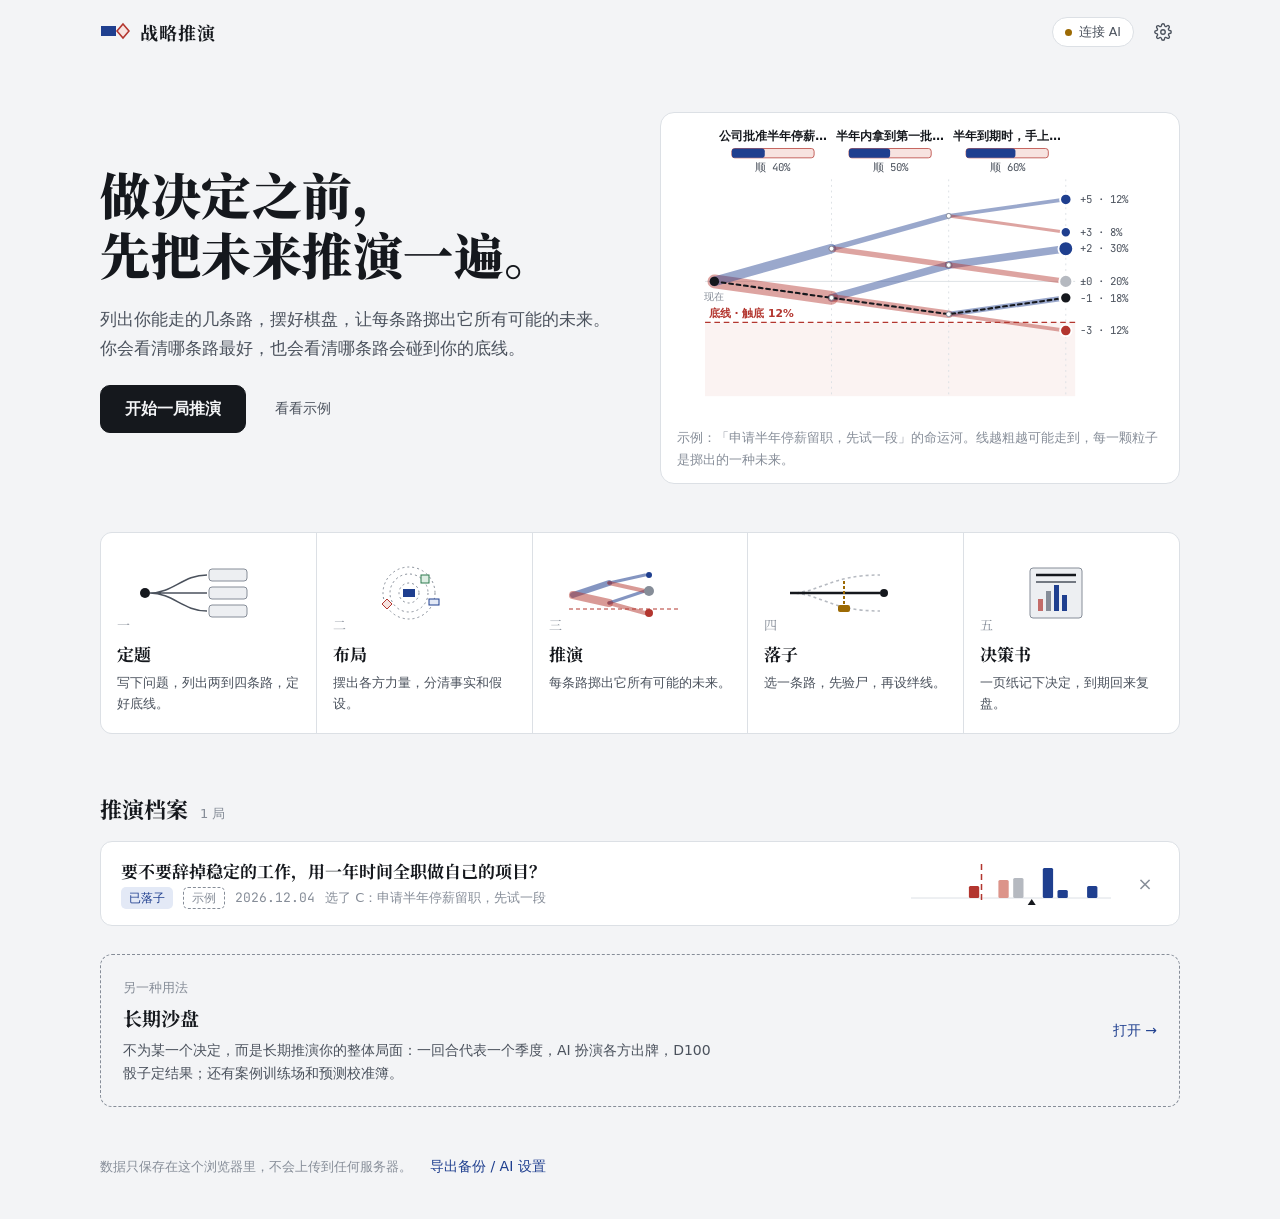
<file: index.html>
<!doctype html>
<html lang="zh-CN">
<head>
<meta charset="utf-8">
<meta name="viewport" content="width=device-width,initial-scale=1,viewport-fit=cover">
<title>战略推演</title>
<meta name="description" content="一个人做决定之前，先把未来推演一遍：列出选项，摆好棋盘，让每条路掷出它所有可能的未来。">
<meta name="theme-color" content="#F3F4F6" media="(prefers-color-scheme: light)">
<meta name="theme-color" content="#0D1015" media="(prefers-color-scheme: dark)">
<meta property="og:title" content="战略推演">
<meta property="og:description" content="做决定之前，先把未来推演一遍。">
<link rel="icon" href="favicon.svg" type="image/svg+xml">
<link rel="preconnect" href="https://fonts.googleapis.com">
<link rel="preconnect" href="https://fonts.gstatic.com" crossorigin>
<link rel="stylesheet" href="https://fonts.googleapis.com/css2?family=JetBrains+Mono:wght@400;600&family=Noto+Serif+SC:wght@700;900&display=swap" media="print" onload="this.media='all'">
<link rel="stylesheet" href="app.css?v=5">
</head>
<body>
<div id="app"></div>
<div id="toast" class="toast" role="status" aria-live="polite" hidden></div>
<noscript><p style="padding:24px">战略推演需要开启 JavaScript。</p></noscript>
<script src="app.js?v=4"></script>
<script src="viz.js?v=6"></script>
</body>
</html>
</file>
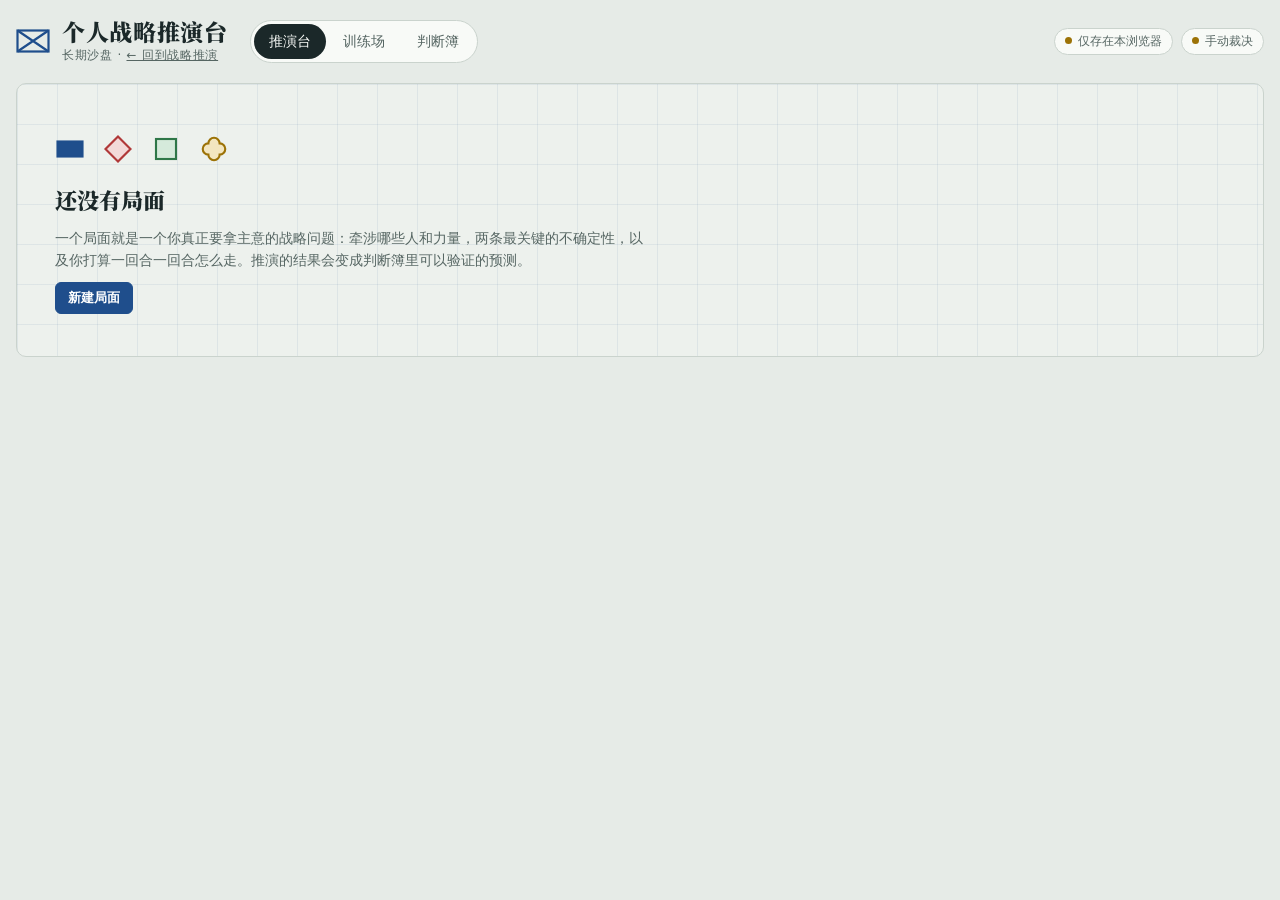
<file: sandbox/index.html>
<!doctype html>
<html lang="zh-CN"><head><meta charset="utf-8"><meta name="viewport" content="width=device-width,initial-scale=1,viewport-fit=cover">
<link rel="icon" href="../favicon.svg" type="image/svg+xml">
<style>:root{padding-top:env(safe-area-inset-top,0px);padding-bottom:env(safe-area-inset-bottom,0px)}body{margin:0}img{max-width:100%}[hidden]{display:none!important}</style>
</head><body>
<title>长期沙盘 · 战略推演</title>
<meta name="claude:viewport-fit-sides" content="cover">
<link rel="preconnect" href="https://fonts.googleapis.com">
<link rel="preconnect" href="https://fonts.gstatic.com" crossorigin>
<link rel="stylesheet" href="https://fonts.googleapis.com/css2?family=IBM+Plex+Mono:wght@400;600&family=Noto+Serif+SC:wght@600;900&display=swap">
<style>
/* Layout: a staff-map table. Gridded sandbox in the middle; unit cards marked with APP-6 frames on the left; scenario quadrants, assumption ledger and review on the right. */
:root{
  --bg:#E6EBE7; --table:#EDF1ED; --panel:#F8FAF7; --ink:#1B2829; --muted:#566663; --faint:#8A9894; --rule:#CAD3CD;
  --grid:rgba(31,78,140,.075);
  --accent:#1F4E8C; --accent-ink:#FFFFFF; --accent-soft:#DCE6F3;
  --friend:#1F4E8C; --friend-fill:#D5E1F1;
  --hostile:#B03838; --hostile-fill:#F3D9D8;
  --neutral:#2E7748; --neutral-fill:#D5EADB;
  --unknown:#9C7206; --unknown-fill:#F3E6C0;
  --good:#2E7748; --bad:#B03838; --warn:#9C7206;
  --display:"Noto Serif SC","Songti SC","STSong","SimSun",serif;
  --body:"PingFang SC","Hiragino Sans GB","Noto Sans SC","Microsoft YaHei",system-ui,sans-serif;
  --mono:"IBM Plex Mono",ui-monospace,"SFMono-Regular",Menlo,Consolas,monospace;
  --r:6px;
}
@media (prefers-color-scheme: dark){
  :root:not([data-theme="light"]){
    --bg:#0F1719; --table:#131D20; --panel:#18242A; --ink:#DCE6E2; --muted:#94A6A1; --faint:#677A76; --rule:#2B3B40;
    --grid:rgba(126,166,224,.07);
    --accent:#86ACE3; --accent-ink:#0F1719; --accent-soft:#1E3148;
    --friend:#86ACE3; --friend-fill:#1E3148;
    --hostile:#E67C74; --hostile-fill:#3A2124;
    --neutral:#70C08B; --neutral-fill:#1B3226;
    --unknown:#E3BB57; --unknown-fill:#382F17;
    --good:#70C08B; --bad:#E67C74; --warn:#E3BB57;
    color-scheme:dark;
  }
}
:root[data-theme="dark"]{
  --bg:#0F1719; --table:#131D20; --panel:#18242A; --ink:#DCE6E2; --muted:#94A6A1; --faint:#677A76; --rule:#2B3B40;
  --grid:rgba(126,166,224,.07);
  --accent:#86ACE3; --accent-ink:#0F1719; --accent-soft:#1E3148;
  --friend:#86ACE3; --friend-fill:#1E3148;
  --hostile:#E67C74; --hostile-fill:#3A2124;
  --neutral:#70C08B; --neutral-fill:#1B3226;
  --unknown:#E3BB57; --unknown-fill:#382F17;
  --good:#70C08B; --bad:#E67C74; --warn:#E3BB57;
  color-scheme:dark;
}
*{box-sizing:border-box}
body{background:var(--bg);color:var(--ink);font-family:var(--body);font-size:14px;line-height:1.6;-webkit-font-smoothing:antialiased}
.app{max-width:1440px;margin:0 auto;padding-left:max(16px,env(safe-area-inset-left,0px));padding-right:max(16px,env(safe-area-inset-right,0px));padding-block:18px 72px}
h1,h2,h3,h4{text-wrap:balance}
p{margin:0}
button{font:inherit;color:inherit}
:focus-visible{outline:2px solid var(--accent);outline-offset:2px}

/* header */
.top{display:flex;flex-wrap:wrap;align-items:center;gap:12px 22px;margin-bottom:18px}
.brand{display:flex;align-items:center;gap:12px}
.brand .mark{color:var(--accent);flex:none}
.brand h1{font-family:var(--display);font-weight:900;font-size:23px;letter-spacing:.03em;margin:0;line-height:1.2}
.tag-line{font-size:12px;color:var(--muted);letter-spacing:.06em}
.tabs{display:flex;gap:2px;background:var(--panel);border:1px solid var(--rule);border-radius:999px;padding:3px}
.tabs button{border:0;background:none;padding:6px 15px;border-radius:999px;color:var(--muted);cursor:pointer;white-space:nowrap}
.tabs button[aria-selected="true"]{background:var(--ink);color:var(--panel)}
.cnt{font-family:var(--mono);font-size:11px;background:var(--accent-soft);color:var(--accent);border-radius:999px;padding:0 6px;margin-left:2px}
.tabs button[aria-selected="true"] .cnt{background:var(--panel);color:var(--ink)}
.status{margin-left:auto;display:flex;gap:8px;flex-wrap:wrap}
.chip{font-family:var(--mono);font-size:11.5px;padding:3px 10px;border-radius:999px;border:1px solid var(--rule);color:var(--muted);background:var(--panel);white-space:nowrap}
.chip .dot{display:inline-block;width:7px;height:7px;border-radius:50%;background:var(--faint);margin-right:6px;vertical-align:1px}
.chip.on .dot{background:var(--good)}
.chip.warn .dot{background:var(--warn)}

/* controls */
.btn{display:inline-flex;align-items:center;gap:6px;border:1px solid var(--rule);background:var(--panel);color:var(--ink);padding:6px 12px;border-radius:var(--r);cursor:pointer;font-size:13px;line-height:1.4;white-space:nowrap}
.btn:hover{border-color:var(--muted)}
.btn.primary{background:var(--accent);border-color:var(--accent);color:var(--accent-ink);font-weight:600}
.btn.primary:hover{filter:brightness(1.08)}
.btn.ghost{background:transparent}
.btn.danger{color:var(--bad)}
.btn.sm{padding:3px 9px;font-size:12px}
.btn:disabled{opacity:.5;cursor:not-allowed}
input,textarea,select{font:inherit;color:var(--ink);background:transparent;border:1px solid transparent;border-radius:4px;padding:3px 6px;width:100%;min-width:0}
input:hover,textarea:hover{border-color:var(--rule)}
input:focus,textarea:focus,select:focus{border-color:var(--accent);background:var(--panel);outline:none}
textarea{resize:none;overflow:hidden;line-height:1.55;display:block}
::placeholder{color:var(--faint);opacity:1}
.field{border-color:var(--rule);background:var(--panel);padding:6px 8px}
input[type="range"]{padding:0;accent-color:var(--accent)}
input[type="date"]{font-family:var(--mono);font-size:13px}
.lbl{font-size:12px;color:var(--muted)}
.mono{font-family:var(--mono)}
.sub{color:var(--muted);font-size:12.5px}
.row{display:flex;flex-wrap:wrap;gap:8px;align-items:center}
.spacer{flex:1}
.x{border:0;background:none;color:var(--faint);cursor:pointer;font-size:17px;line-height:1;padding:2px 5px;border-radius:4px}
.x:hover{color:var(--bad)}
.sym{flex:none;display:block}
.chiprow{display:flex;flex-wrap:wrap;gap:5px;align-items:center}
.pill{font-size:12px;border:1px solid var(--rule);border-radius:999px;padding:1px 10px;background:transparent;cursor:pointer;color:var(--muted)}
.pill[aria-pressed="true"]{background:var(--accent-soft);border-color:var(--accent);color:var(--accent)}
.pill.static{cursor:default}
.busy{display:flex;align-items:center;gap:10px;color:var(--muted);font-size:13px;flex-wrap:wrap}
.pulse{width:10px;height:10px;border-radius:50%;background:var(--accent);animation:pulse 1.2s ease-in-out infinite;flex:none}
@keyframes pulse{0%,100%{opacity:.25;transform:scale(.8)}50%{opacity:1;transform:scale(1)}}

/* board header */
.boardbar{display:flex;flex-wrap:wrap;gap:8px;align-items:center;margin-bottom:4px}
.boardbar select{width:auto;max-width:100%;border-color:var(--rule);background:var(--panel);padding:6px 8px}
.boardbar .title-in{flex:1 1 220px;font-weight:600;font-size:15px}
.confirm{display:flex;gap:6px;align-items:center;font-size:13px;color:var(--bad)}
.qwrap{margin:4px 0 16px}
.q{font-family:var(--display);font-weight:900;font-size:clamp(19px,2.4vw,27px);line-height:1.4;padding:4px 6px}
.qmeta{display:flex;flex-wrap:wrap;gap:6px 20px;color:var(--muted);font-size:13px;padding-left:6px}
.qmeta label{display:flex;align-items:center;gap:2px}
.qmeta input{width:8.5em;font-family:var(--mono);font-size:12.5px}

/* the sandbox table */
.table{display:grid;gap:14px;grid-template-columns:minmax(250px,300px) minmax(0,1fr) minmax(290px,360px);grid-template-areas:"a b c";align-items:start;padding:14px;border-radius:10px;border:1px solid var(--rule);background-color:var(--table);background-image:linear-gradient(var(--grid) 1px,transparent 1px),linear-gradient(90deg,var(--grid) 1px,transparent 1px);background-size:40px 40px}
.col{display:grid;gap:14px;min-width:0;align-content:start}
.col-a{grid-area:a}.col-b{grid-area:b}.col-c{grid-area:c}
@media (max-width:1120px){.table{grid-template-columns:minmax(0,1fr) minmax(0,1fr);grid-template-areas:"b b" "a c"}}
@media (max-width:720px){.table{grid-template-columns:minmax(0,1fr);grid-template-areas:"b" "a" "c";padding:10px}}
.panel{background:var(--panel);border:1px solid var(--rule);border-radius:8px;padding:12px 14px;min-width:0}
.ph{display:flex;align-items:baseline;gap:8px;flex-wrap:wrap;margin-bottom:6px}
.ph h2{font-family:var(--display);font-weight:600;font-size:16px;margin:0;letter-spacing:.02em}
.hint{color:var(--muted);font-size:12.5px;margin:0 0 10px;max-width:62ch}

/* units (actors) */
.units{display:grid;gap:10px}
.unit{border:1px solid var(--rule);border-radius:6px;padding:6px 6px 4px;background:var(--table)}
.unit-h{display:flex;align-items:center;gap:4px}
.symbtn{border:0;background:none;padding:3px;cursor:pointer;border-radius:4px;flex:none}
.symbtn:hover{background:var(--panel)}
.unit-name{font-weight:700;font-size:14px}
.side-tag{font-family:var(--mono);font-size:11px;color:var(--muted);white-space:nowrap}
.unit dl{display:grid;grid-template-columns:4.6em minmax(0,1fr);gap:0 2px;margin:2px 0 0}
.unit dt{font-size:12px;color:var(--muted);padding:4px 0 0 4px}
.unit dd{margin:0;min-width:0}
.unit textarea{font-size:13px}
.legend{display:flex;flex-wrap:wrap;gap:4px 12px;font-size:12px;color:var(--muted);margin-top:10px}
.legend span{display:inline-flex;align-items:center;gap:4px}

/* variables */
.vars{display:grid;gap:6px}
.var{display:grid;grid-template-columns:auto minmax(0,1fr) auto;align-items:center;gap:0 6px;padding-bottom:4px;border-bottom:1px solid var(--rule)}
.var:last-child{border-bottom:0}
.var > input{grid-column:1 / -1;font-weight:600}
.var .pips{padding-left:6px}
.rangebox label{white-space:nowrap}
.pips{display:flex;gap:3px}
.pip{width:15px;height:15px;border:1.5px solid var(--accent);border-radius:2px;background:transparent;padding:0;cursor:pointer}
.pip.on{background:var(--accent)}
.vnow{font-family:var(--mono);font-size:12px;color:var(--muted);min-width:3.2em;text-align:right;white-space:nowrap}
.vnow.up{color:var(--good)}.vnow.down{color:var(--bad)}

/* rounds */
.routes{display:flex;flex-wrap:wrap;gap:6px;align-items:center;margin-bottom:4px}
.route{font-family:var(--mono);font-size:12px;border:1px solid var(--rule);background:var(--panel);border-radius:999px;padding:2px 10px;cursor:pointer;color:var(--muted)}
.route[aria-pressed="true"]{border-color:var(--accent);color:var(--accent);font-weight:600}
.timeline{display:grid;gap:12px;margin:10px 0 12px}
.round{border:1px solid var(--rule);border-radius:8px;padding:10px 12px;background:var(--panel)}
.round-h{display:flex;align-items:center;gap:8px;flex-wrap:wrap;margin-bottom:4px}
.rn{font-family:var(--display);font-weight:900;font-size:15px}
.tu{font-family:var(--mono);font-size:11.5px;color:var(--muted)}
.mv{display:grid;grid-template-columns:18px minmax(0,1fr);gap:8px;padding:4px 0}
.mv .sym{margin-top:3px}
.judge{margin-top:8px;padding:8px 10px;border-radius:6px;background:var(--table);border:1px solid var(--rule)}
.dice{display:flex;align-items:baseline;gap:8px;flex-wrap:wrap;font-family:var(--mono);margin-bottom:4px}
.dice .k{font-size:11px;color:var(--muted)}
.roll{font-size:26px;font-weight:600;line-height:1;min-width:2ch;font-variant-numeric:tabular-nums}
.res{font-family:var(--body);font-weight:700;font-size:13px;padding:1px 8px;border-radius:4px}
.ok .roll{color:var(--good)} .ko .roll{color:var(--bad)}
.ok .res{background:var(--neutral-fill);color:var(--good)}
.ko .res{background:var(--hostile-fill);color:var(--bad)}
.deltas{display:flex;flex-wrap:wrap;gap:6px;margin-top:6px}
.delta{font-size:12px;font-family:var(--mono);border:1px solid var(--rule);border-radius:4px;padding:0 6px;color:var(--muted)}
.delta.up{color:var(--good)} .delta.down{color:var(--bad)}
.note{margin-top:8px;font-size:13px}
.note ul{margin:2px 0 0;padding-left:1.2em}
.tag{font-family:var(--mono);font-size:11px;letter-spacing:.04em;padding:1px 6px;border-radius:3px;margin-right:6px;white-space:nowrap}
.tag.redt{background:var(--hostile-fill);color:var(--hostile)}
.tag.blindt{background:var(--unknown-fill);color:var(--unknown)}
.tag.friendt{background:var(--friend-fill);color:var(--friend)}
details.alt{margin-top:6px;font-size:12.5px;color:var(--muted)}
details.alt summary{cursor:pointer}
.composer{border:1.5px solid var(--accent);border-radius:8px;padding:12px;background:var(--panel);display:grid;gap:8px}
.composer-h{display:flex;flex-wrap:wrap;align-items:baseline;gap:8px}
.composer-h b{font-family:var(--display);font-size:15px}
.manual{display:grid;gap:8px;border-top:1px dashed var(--rule);padding-top:8px}
.rangebox{display:flex;align-items:center;gap:10px}
.rangebox output{font-family:var(--mono);font-weight:600;min-width:3.2em}
.blank{color:var(--muted);font-size:13px;padding:10px 4px}

/* scenarios */
.axes{display:grid;gap:8px;margin-bottom:10px}
.axis .ends{display:grid;grid-template-columns:minmax(0,1fr) auto minmax(0,1fr);align-items:center;gap:2px}
.axis .ends span{color:var(--faint);font-family:var(--mono);font-size:12px}
.axis .aname{font-weight:600}
.quad{display:grid;grid-template-columns:repeat(2,minmax(0,1fr));gap:6px}
@media (max-width:460px){.quad{grid-template-columns:minmax(0,1fr)}}
.cell{border:1px dashed var(--rule);border-radius:6px;padding:6px 4px;display:grid;gap:1px;align-content:start;min-width:0}
.cell.here{border:1.5px solid var(--accent);background:var(--accent-soft)}
.coord{font-family:var(--mono);font-size:10.5px;color:var(--muted);padding:0 6px;line-height:1.4}
.wname{font-weight:700;font-family:var(--display)}
.cell .lbl{padding:2px 6px 0;font-size:11.5px}
.cell textarea{font-size:12.5px}
.cell .btn{justify-self:start;margin:4px 0 0 4px}

/* assumptions */
.asm{display:grid;grid-template-columns:auto minmax(0,1fr) auto auto;gap:2px 4px;align-items:start;padding:6px 0;border-top:1px solid var(--rule)}
.asm:first-child{border-top:0}
.kind{font-size:11.5px;padding:1px 7px;border-radius:4px;border:1px solid var(--rule);background:none;cursor:pointer;margin-top:4px;white-space:nowrap}
.asm.fact .kind{color:var(--ink)}
.asm.assume .kind{color:var(--accent);border-color:var(--accent)}
.asm.assume textarea.atext{color:var(--accent)}
.asm .ifw{grid-column:2 / -1;font-size:12.5px;color:var(--muted)}
.conf{display:flex;align-items:center;font-family:var(--mono);font-size:12px;color:var(--muted);margin-top:2px}
.conf input{width:3.4em;text-align:right;font-family:var(--mono);padding:2px 2px}

/* review */
.rv{margin-top:10px;font-size:13px}
.rv h4{font-size:12px;color:var(--muted);margin:12px 0 2px;font-weight:600;letter-spacing:.04em}
.rv ul{margin:0;padding-left:1.2em}
.rv li{margin:2px 0}
.bet{display:grid;grid-template-columns:minmax(0,1fr) auto;gap:6px;align-items:center;padding:4px 0}
.lesson{font-family:var(--display);font-weight:600;font-size:15px;margin-top:4px}
.lbl2{display:block;font-size:12px;color:var(--muted);margin:12px 0 4px}

/* empty states */
.empty{display:grid;justify-items:start;gap:10px;padding:28px 24px;max-width:640px}
.empty h2{font-family:var(--display);font-weight:900;font-size:22px;margin:0}
.empty p{color:var(--muted)}
.empty-table{display:block}
.art{display:flex;gap:18px;align-items:center;padding:8px 0}

/* training */
.two{display:grid;grid-template-columns:minmax(0,1fr) minmax(290px,370px);gap:16px;align-items:start}
@media (max-width:920px){.two{grid-template-columns:minmax(0,1fr)}}
.case h3{font-family:var(--display);font-weight:900;font-size:clamp(19px,2.2vw,24px);margin:4px 0 2px;line-height:1.35}
.case .meta{font-family:var(--mono);font-size:12px;color:var(--muted);margin-bottom:12px}
.setup p{margin:0 0 .8em;max-width:68ch}
.decision{background:var(--accent-soft);border-radius:6px;padding:10px 12px;margin:6px 0 14px;font-family:var(--display);font-weight:600;font-size:16px;line-height:1.5}
.decision .lbl{display:block;font-family:var(--body);font-weight:400;color:var(--accent)}
.form{display:grid;gap:8px}
.reveal{border-top:1px solid var(--rule);margin-top:14px;padding-top:12px;display:grid;gap:10px}
.reveal h4{font-size:12px;color:var(--muted);margin:0;font-weight:600;letter-spacing:.04em}
.mine{background:var(--table);border-radius:6px;padding:8px 10px;font-size:13px}
.verdict{font-family:var(--display);font-weight:700;font-size:16px}
.coach ul{margin:2px 0 0;padding-left:1.2em}
.insight{font-family:var(--display);font-weight:600;font-size:15px;padding:8px 12px;border-radius:6px;background:var(--unknown-fill);color:var(--ink)}
.lc{display:grid;grid-template-columns:minmax(0,1fr) auto;gap:0 10px;padding:7px 0;border-top:1px solid var(--rule)}
.lc:first-of-type{border-top:0}
.lc b{font-size:13px}
.lq{font-size:12px;color:var(--muted)}
.lstat{font-family:var(--mono);font-size:11px;color:var(--muted);white-space:nowrap;text-align:right}
.lstat .miss{color:var(--bad)}
.hist{display:grid;gap:2px}
.hist button{display:grid;grid-template-columns:auto minmax(0,1fr) auto;gap:8px;text-align:left;border:0;background:none;padding:6px 4px;border-radius:4px;cursor:pointer;align-items:baseline}
.hist button:hover{background:var(--table)}
.hist button[aria-current="true"]{background:var(--accent-soft)}
.hist .d{font-family:var(--mono);font-size:11.5px;color:var(--muted)}
.hist .t{overflow:hidden;text-overflow:ellipsis;white-space:nowrap}

/* ledger */
.stats{display:grid;grid-template-columns:repeat(3,minmax(0,1fr));gap:8px;margin-bottom:10px}
.stat .n{font-family:var(--mono);font-size:24px;font-weight:600;font-variant-numeric:tabular-nums;line-height:1.2}
.jitem{display:grid;grid-template-columns:auto minmax(0,1fr) auto;gap:4px 12px;padding:10px 0;border-top:1px solid var(--rule);align-items:start}
.jitem:first-child{border-top:0}
.jp{font-family:var(--mono);font-weight:600;font-size:18px;min-width:3em;font-variant-numeric:tabular-nums}
.jt{font-weight:600}
.jbtns{display:flex;gap:6px;flex-wrap:wrap;margin-top:6px}
.flag{font-family:var(--mono);font-size:11px;background:var(--unknown-fill);color:var(--unknown);border-radius:3px;padding:0 6px}
.outc{font-family:var(--mono);font-size:11.5px;border-radius:3px;padding:0 6px;white-space:nowrap}
.outc.yes{background:var(--neutral-fill);color:var(--good)}
.outc.no{background:var(--hostile-fill);color:var(--bad)}
.outc.void{background:var(--table);color:var(--muted)}
.jform{display:grid;gap:8px}
.jform .row > label{display:flex;align-items:center;gap:6px;font-size:12.5px;color:var(--muted)}
.chart{width:100%;max-width:360px;height:auto;display:block;margin:6px 0}
.chart .ax{fill:var(--muted);font-family:var(--mono);font-size:10.5px}
.chart .gl{stroke:var(--rule);stroke-width:1}
.chart .diag{stroke:var(--faint);stroke-width:1.2;stroke-dasharray:4 4}
.chart .pt{fill:var(--accent);fill-opacity:.85;stroke:var(--panel);stroke-width:1.5}
.chart .ptl{fill:var(--ink);font-family:var(--mono);font-size:10px}

.toast{position:fixed;left:50%;transform:translateX(-50%);bottom:calc(16px + env(safe-area-inset-bottom,0px));background:var(--ink);color:var(--panel);padding:9px 16px;border-radius:6px;font-size:13px;max-width:calc(100% - 32px);z-index:20;box-shadow:0 6px 24px rgba(0,0,0,.18)}
@media (prefers-reduced-motion: reduce){.pulse{animation:none}}
</style>

<div class="app" id="app"></div>
<div class="toast" id="toast" role="status" aria-live="polite" hidden></div>

<script src="bridge.js"></script>
<script>
"use strict";
/* ---------- small helpers ---------- */
const app = document.getElementById('app');
const esc = s => String(s ?? '').replace(/[&<>"']/g, c => ({'&':'&amp;','<':'&lt;','>':'&gt;','"':'&quot;',"'":'&#39;'}[c]));
const uid = (p='') => p + Math.random().toString(36).slice(2,8) + Date.now().toString(36).slice(-4);
const clone = o => JSON.parse(JSON.stringify(o));
const str = v => (v == null ? '' : String(v).trim());
const arr = v => Array.isArray(v) ? v : [];
const clampInt = (v,lo,hi,def) => { const n = Math.round(Number(v)); return Number.isFinite(n) ? Math.max(lo, Math.min(hi, n)) : def; };
const pad = n => String(n).padStart(2,'0');
const isoOf = d => d.getFullYear()+'-'+pad(d.getMonth()+1)+'-'+pad(d.getDate());
const todayISO = () => isoOf(new Date());
const plusDays = n => { const d = new Date(); d.setDate(d.getDate()+n); return isoOf(d); };
const fmtDate = ts => { const d = new Date(ts||Date.now()); return (d.getMonth()+1)+'月'+d.getDate()+'日'; };
const fid = bind => 'f-' + bind.replace(/[^a-zA-Z0-9_-]/g,'-');
const d100 = () => { try { return (crypto.getRandomValues(new Uint32Array(1))[0] % 100) + 1; } catch(e){ return Math.floor(Math.random()*100)+1; } };
const paras = s => str(s).split(/\n+/).filter(Boolean).map(p => `<p>${esc(p)}</p>`).join('');
const reduceMotion = (() => { try { return matchMedia('(prefers-reduced-motion: reduce)').matches; } catch(e){ return false; } })();

/* ---------- domain vocabulary ---------- */
const SIDES = {
  self:{label:'我',color:'friend'}, friend:{label:'友方',color:'friend'},
  hostile:{label:'对手',color:'hostile'}, neutral:{label:'中立',color:'neutral'},
  unknown:{label:'未知 / 环境',color:'unknown'}
};
const SIDE_ORDER = ['self','friend','hostile','neutral','unknown'];
function sym(side, size=22){
  const c = (SIDES[side]||SIDES.unknown).color;
  const fill = side==='self' ? `var(--${c})` : `var(--${c}-fill)`;
  let shape;
  if (side==='self' || side==='friend') shape = '<rect x="2" y="6" width="20" height="12"/>';
  else if (side==='hostile') shape = '<path d="M12 2 22 12 12 22 2 12Z"/>';
  else if (side==='neutral') shape = '<rect x="4" y="4" width="16" height="16"/>';
  else shape = '<path d="M7.5 7.5A4.5 4.5 0 0 1 16.5 7.5A4.5 4.5 0 0 1 16.5 16.5A4.5 4.5 0 0 1 7.5 16.5A4.5 4.5 0 0 1 7.5 7.5Z"/>';
  return `<svg class="sym" width="${size}" height="${size}" viewBox="0 0 24 24" aria-hidden="true" style="fill:${fill};stroke:var(--${c});stroke-width:1.7">${shape}</svg>`;
}
const MARK = '<svg class="mark" width="34" height="24" viewBox="0 0 34 24" aria-hidden="true"><rect x="1.5" y="1.5" width="31" height="21" fill="none" stroke="currentColor" stroke-width="2.2"/><path d="M1.5 1.5 32.5 22.5M32.5 1.5 1.5 22.5" stroke="currentColor" stroke-width="2.2"/></svg>';
const LENSES = [
  ['对手视角','对方想要什么？他会怎样回应我的行动？'],
  ['二阶效应','然后呢？这一步之后还会引发什么？'],
  ['基础比率','类似的事，通常有多大比例能成？'],
  ['可逆性','这个决定能撤回吗？错了要付多大代价？'],
  ['不对称','有没有输小赢大的下注？'],
  ['时间窗口','为什么是现在？窗口什么时候关？'],
  ['资源约束','真正卡住我的稀缺资源是什么？'],
  ['激励结构','各方的激励会把他们推向哪里？'],
  ['信息差','我知道什么别人不知道？反过来呢？'],
  ['选择权','这一步给未来留下更多选项，还是更少？'],
  ['聚焦','我放弃了什么？是不是在太多战线上分兵？'],
  ['最坏情况','最坏会怎样？我扛得住吗？']
];
const LENS_NAMES = LENSES.map(l => l[0]);
const normLens = s => { const t = str(s); return LENS_NAMES.find(n => t === n || t.includes(n) || n.includes(t) && t) || t; };
const DOMAINS = {business:'商业竞争', state:'国家与历史', creator:'创作者与职业', random:'随机'};
const DOMAIN_DESC = {
  business:'商业竞争：企业之间的竞争、定价、进入或退出市场、并购、平台之争等',
  state:'国家与历史：外交、战争、改革、谈判，古今中外均可',
  creator:'创作者与职业：作家、导演、编剧、游戏开发者、音乐人、内容创作者在职业关键节点上的选择'
};
const PH = {
  self:{goal:'我真正想要的是什么？',resources:'我手上有什么牌？',limits:'我不能做、不愿做的事',style:'压力下我倾向怎么做？'},
  other:{goal:'他想要什么？',resources:'他手上有什么牌？',limits:'他的约束和红线',style:'他通常怎么出牌？'}
};

/* ---------- state ---------- */
const S = {
  tab: ({'#drill':'drill','#ledger':'ledger'})[location.hash] || 'board',
  boardId: null, drillId: null, domain: 'business',
  draft: {action:'',intent:'',why:'',lenses:[]},
  manual: {on:false, others:'', p:50, succ:'', fail:''},
  jd: {text:'', p:60, due:plusDays(90), basis:'', source:''},
  busy: null, ai: 'pending', aiNote: '', confirm: null, fresh: null
};
try { const s = JSON.parse(localStorage.getItem('zl-ui') || '{}'); if (s.boardId) S.boardId = s.boardId; if (s.domain) S.domain = s.domain; if (s.draft) S.draft = Object.assign(S.draft, s.draft); } catch(e){}
let uiTimer;
function saveUI(){ clearTimeout(uiTimer); uiTimer = setTimeout(() => { try { localStorage.setItem('zl-ui', JSON.stringify({boardId:S.boardId, domain:S.domain, draft:S.draft})); } catch(e){} }, 400); }

/* ---------- storage: cloud (db) with a browser fallback ---------- */
const KINDS = ['boards','judgments','drills'];
const Store = { mode:'pending', note:'', root:null, data:{boards:new Map(), judgments:new Map(), drills:new Map()}, timers:{}, chains:{}, pend:{}, dirty:new Set(), unsub:[] };
const LS_KEY = 'zl-tuiyan-v1';
function loadLocal(){
  try { const o = JSON.parse(localStorage.getItem(LS_KEY) || '{}'); for (const k of KINDS) for (const it of arr(o[k])) if (it && it.id && !Store.data[k].has(it.id)) Store.data[k].set(it.id, it); } catch(e){}
}
let lsTimer;
function persistLocal(){
  clearTimeout(lsTimer);
  lsTimer = setTimeout(() => { try { const o = {}; for (const k of KINDS) o[k] = [...Store.data[k].values()]; localStorage.setItem(LS_KEY, JSON.stringify(o)); } catch(e){} }, 300);
}
function useLocal(note){
  for (const u of Store.unsub) { try { u(); } catch(e){} }
  Store.unsub = []; Store.mode = 'local'; Store.note = note || '这里连接不到你的账号存储，数据只保存在这个浏览器里。';
  loadLocal(); persistLocal(); onData();
}
async function initStore(){
  const c = window.claude;
  if (!c || typeof c.use !== 'function') { useLocal(); return; }
  let db = null, user = null;
  try { [db, user] = await Promise.all([c.use('db'), c.use('user')]); } catch(e){}
  if (!db) { useLocal(); return; }
  let base = null;
  try {
    if (user && await user.isOwner()) base = 'ws';
    else if (user) { const id = await user.id(); if (id) base = 'data/users/' + id; }
  } catch(e){}
  if (!base) { useLocal(); return; }
  try { Store.root = db.doc(base + '/main'); } catch(e){ useLocal(); return; }
  Store.mode = 'cloud';
  for (const k of KINDS) {
    const un = Store.root.collection(k).onSnapshot(snap => {
      const m = Store.data[k]; const seen = new Set(); let changed = false;
      for (const d of snap.docs) {
        seen.add(d.id);
        if (Store.dirty.has(k+'/'+d.id)) continue;
        const v = d.data(); if (!v) continue;
        const next = Object.assign(clone(v), {id:d.id});
        const cur = m.get(d.id);
        if (!cur || JSON.stringify(cur) !== JSON.stringify(next)) { m.set(d.id, next); changed = true; }
      }
      for (const id of [...m.keys()]) if (!seen.has(id) && !Store.dirty.has(k+'/'+id)) { m.delete(id); changed = true; }
      if (changed || !Store.loaded) { Store.loaded = true; onData(); }
    }, err => {
      if (err && (err.code === 'revoked' || err.code === 'unavailable' || err.code === 'not_granted')) useLocal('与账号存储的连接中断了，之后的修改先保存在这个浏览器里。');
    });
    Store.unsub.push(un);
  }
  render();
}
function touch(kind, id, delay=700){
  if (Store.mode !== 'cloud') { persistLocal(); return; }
  const key = kind+'/'+id; Store.dirty.add(key);
  clearTimeout(Store.timers[key]);
  Store.timers[key] = setTimeout(() => flush(kind, id), delay);
}
async function writeWithRetry(fn){
  try { return await fn(); }
  catch(e){ if (e && e.code === 'unavailable') { await new Promise(r => setTimeout(r, 800 + Math.random()*1200)); return await fn(); } throw e; }
}
function flush(kind, id){
  const key = kind+'/'+id; delete Store.timers[key];
  if (Store.mode !== 'cloud') { persistLocal(); Store.dirty.delete(key); return; }
  const item = Store.data[kind].get(id);
  const body = item ? clone(item) : null;
  const ref = Store.root.collection(kind).doc(id);
  Store.pend[key] = (Store.pend[key]||0) + 1;
  const p = (Store.chains[key] || Promise.resolve()).then(() => writeWithRetry(() => body ? ref.set(body) : ref.delete()));
  Store.chains[key] = p.catch(() => {});
  p.catch(e => {
    const code = e && e.code;
    if (code === 'invalid_argument' || code === 'not_granted' || code === 'revoked') useLocal('这个账号不能写入云端存储，修改改为保存在这个浏览器里。');
    else if (code === 'quota_exceeded') toast('存储满了：删掉一些旧的练习或局面后再试。');
    else toast('保存没有成功，下次修改时会再试。');
  }).finally(() => {
    Store.pend[key]--;
    if (!Store.pend[key] && !Store.timers[key]) Store.dirty.delete(key);
  });
}
function removeItem(kind, id){ Store.data[kind].delete(id); touch(kind, id, 0); }

/* ---------- AI (sample) ---------- */
let sampleFn = null, aiReadyResolve;
const aiReady = new Promise(r => aiReadyResolve = r);
async function initAI(){
  try { const c = window.claude; if (c && typeof c.use === 'function') sampleFn = await c.use('sample'); } catch(e){ sampleFn = null; }
  S.ai = sampleFn ? 'on' : 'off';
  if (!sampleFn) S.aiNote = '还没连接 AI。回到战略推演主站，在右上角设置里填好 Key 后刷新这页。';
  aiReadyResolve(); render();
}
const AI_OFF = new Set(['not_granted','sampling_disabled','not_declared','capability_disabled','capability_removed']);
async function askJSON(prompt, kind, tier='default'){
  if (S.busy) throw {code:'busy'};
  S.busy = {kind, ctl:new AbortController()};
  doRender();
  try {
    await aiReady;
    if (!sampleFn) throw {code:'not_granted'};
    return await sampleFn.json(prompt, {signal:S.busy.ctl.signal, modelTier:tier, cache:false});
  } finally { S.busy = null; }
}
function handleAIError(e){
  const code = e && e.code;
  if (code === 'cancelled') return;
  if (code === 'busy') { toast('上一个请求还没结束。'); return; }
  if (AI_OFF.has(code)) {
    S.ai = 'off';
    S.aiNote = code === 'not_granted' ? '你没有允许这个页面调用 Claude，已切换到手动裁决。' : '这里暂时用不了 Claude，已切换到手动裁决。';
    toast(S.aiNote); return;
  }
  toast(({
    rate_limited:'请求太频繁，或这段时间的额度用完了。稍后再试。',
    session_expired:'Claude 登录已过期，重新登录后再试。',
    invalid_json:'AI 的回复格式不对，再试一次。',
    refused:'Claude 没有回答这个请求，换个说法试试。',
    empty_completion:'AI 没有给出内容，精简一下再试。',
    prompt_too_large:'局面写得太长了，删掉一些回合或文字后再试。'
  })[code] || '连接出了问题，再试一次。');
}

/* ---------- board model ---------- */
const emptyWorld = () => ({name:'', story:'', move:'', signals:''});
function blankBoard(){
  const now = Date.now();
  return {
    id: uid('b'), title:'新局面', question:'', horizon:'12 个月', turnUnit:'一个季度',
    actors:[
      {id:uid('a'), name:'我', side:'self', goal:'', resources:'', limits:'', style:''},
      {id:uid('a'), name:'', side:'hostile', goal:'', resources:'', limits:'', style:''},
      {id:uid('a'), name:'', side:'unknown', goal:'', resources:'', limits:'', style:''}
    ],
    vars:[{id:uid('v'), name:'', base:3}, {id:uid('v'), name:'', base:3}],
    axes:{x:{name:'',lo:'',hi:''}, y:{name:'',lo:'',hi:''}},
    worlds:{x0y0:emptyWorld(), x1y0:emptyWorld(), x0y1:emptyWorld(), x1y1:emptyWorld()}, world:'',
    assumptions:[{id:uid('s'), kind:'assume', text:'', conf:50, ifWrong:''}],
    rounds:[], head:null, review:null, notes:'', createdAt:now, updatedAt:now
  };
}
function normBoard(b){
  b.actors = arr(b.actors); b.vars = arr(b.vars); b.assumptions = arr(b.assumptions); b.rounds = arr(b.rounds);
  b.axes = b.axes || {}; b.axes.x = b.axes.x || {name:'',lo:'',hi:''}; b.axes.y = b.axes.y || {name:'',lo:'',hi:''};
  b.worlds = b.worlds || {}; for (const k of ['x0y0','x1y0','x0y1','x1y1']) b.worlds[k] = Object.assign(emptyWorld(), b.worlds[k]||{});
  if (b.head && !b.rounds.some(r => r.id === b.head)) b.head = null;
  return b;
}
function boardsSorted(){ return [...Store.data.boards.values()].sort((a,b) => (b.updatedAt||0) - (a.updatedAt||0)); }
function curBoard(){
  let b = S.boardId && Store.data.boards.get(S.boardId);
  if (!b) { b = boardsSorted()[0]; if (b) S.boardId = b.id; }
  return b ? normBoard(b) : null;
}
function changed(b, delay){ b.updatedAt = Date.now(); touch('boards', b.id, delay); }
function pathTo(b, id){
  const m = new Map(b.rounds.map(r => [r.id, r])); const out = []; let cur = id ? m.get(id) : null; let g = 0;
  while (cur && g++ < 999) { out.push(cur); cur = cur.parent ? m.get(cur.parent) : null; }
  return out.reverse();
}
function leaves(b){ const ps = new Set(b.rounds.map(r => r.parent).filter(Boolean)); return b.rounds.filter(r => !ps.has(r.id)).sort((a,c) => a.ts - c.ts); }
function curVar(b, v, path){ let x = Number(v.base) || 3; for (const r of path) for (const d of arr(r.varDelta)) if (d.id === v.id) x += Number(d.d)||0; return Math.max(1, Math.min(5, x)); }
function sideOf(b, name){
  const n = str(name); if (!n) return 'unknown';
  const a = b.actors.find(a => a.name && (a.name === n || n.includes(a.name) || a.name.includes(n)));
  return a ? a.side : 'unknown';
}
function mapVars(b, list){
  const out = [];
  for (const it of arr(list)) {
    const n = str(it && it.name); const d = clampInt(it && it.d, -1, 1, 0); if (!n || !d) continue;
    const v = b.vars.find(v => v.name && (v.name === n || n.includes(v.name) || v.name.includes(n)));
    if (v && !out.some(o => o.id === v.id)) out.push({id:v.id, name:v.name, d});
  }
  return out;
}

/* ---------- prompts ---------- */
function boardBrief(b, path, withRounds=true){
  const L = [];
  L.push(`【战略问题】${b.question || '（未写）'}`);
  L.push(`【时间跨度】${b.horizon || '未定'}；每回合代表${b.turnUnit || '一段时间'}；今天是 ${todayISO()}`);
  L.push('【行动者】');
  for (const a of b.actors) { if (!a.name && a.side !== 'self') continue; L.push(`- ${a.name || '我'}（${SIDES[a.side].label}）｜目标：${a.goal||'未写'}｜资源：${a.resources||'未写'}｜约束与红线：${a.limits||'未写'}｜风格：${a.style||'未写'}`); }
  const vs = b.vars.filter(v => v.name);
  if (vs.length) L.push('【关键变量（1 很低 – 5 很高，当前值）】' + vs.map(v => `${v.name}=${curVar(b, v, path)}`).join('；'));
  const as = b.assumptions.filter(a => a.text);
  if (as.length) { L.push('【假设登记簿】'); for (const a of as) L.push(`- ${a.kind === 'fact' ? '事实' : '假设（置信 '+(a.conf ?? 50)+'%）'}：${a.text}${a.ifWrong ? '｜若错：'+a.ifWrong : ''}`); }
  const ax = b.axes;
  if (ax.x.name && ax.y.name) L.push(`【情景轴】X：${ax.x.name}（${ax.x.lo||'低'} ↔ ${ax.x.hi||'高'}）；Y：${ax.y.name}（${ax.y.lo||'低'} ↔ ${ax.y.hi||'高'}）`);
  const w = b.world && b.worlds[b.world];
  if (w && (w.name || w.story)) L.push(`【玩家判断现实更接近的情景】${w.name}：${w.story}${w.move ? '｜玩家在这个世界的打法：'+w.move : ''}`);
  if (withRounds && path.length) {
    L.push('【已发生的回合】');
    path.forEach((r, i) => L.push(`第${i+1}回合：我做了「${r.my.action}」（意图：${r.my.intent||'未写'}）→ 骰子结果：${r.judge.success ? '达成' : '受挫'}。${r.judge.outcome}${arr(r.others).length ? ' 其他各方：' + r.others.map(o => `${o.actor}：${o.action}`).join('；') : ''}`));
  }
  let s = L.join('\n');
  if (s.length > 16000) s = s.slice(0, 4000) + '\n…（中间省略）…\n' + s.slice(-11000);
  return s;
}
function roundPrompt(b, path, d){
  return `你在主持一场「个人战略兵棋推演」，同时担任控制组（扮演除「我」以外的各方）和裁判。玩家是「我」。

规则：
1. 逐一扮演除「我」以外的每个行动者，按各自的目标、资源、约束和风格独立行动。他们看不到「我」的内心计划，只能看到「我」公开做的事。不要迎合玩家：该冷淡就冷淡，该竞争就竞争。环境力量（平台、技术、市场、时间）也会"行动"。
2. 作为裁判，估计「我」这一步在本回合达成意图的概率（1 到 99 的整数）。先想同类事情的基础比率，再按局面调整，警惕乐观偏差。
3. 分别写出「达成」和「受挫」两种情况下的局面变化，之后由 D100 骰子决定走哪一支。两种都要具体、可信。
4. 作为红队，对这一步提出 1 到 3 条尖锐而具体的质疑。
5. 指出一个玩家可能没看到的盲点，并标明它对应的思维透镜（从这里选：${LENS_NAMES.join('、')}）。
6. 关键变量只在确有理由时变化，每个变量每回合最多加减 1，变量名必须照抄关键变量列表。

${boardBrief(b, path)}

现在是第 ${path.length + 1} 回合（每回合代表${b.turnUnit || '一段时间'}）。
「我」的行动：${d.action}
想达成：${d.intent || '（未写）'}
理由：${d.why || '（未写）'}
推进前我检查过的透镜：${d.lenses.length ? d.lenses.join('、') : '（没有勾选）'}

只回复一个 JSON 对象，不要任何其他文字。结构：
{"others":[{"actor":"<行动者名称，照抄上面>","action":"<本回合该方做了什么，1-2句>","why":"<站在该方立场的理由，1句>"}],"p":<1-99 的整数>,"pWhy":"<概率依据，1-2句，提到基础比率>","ifSuccess":{"outcome":"<达成时的局面变化，2-3句>","vars":[{"name":"<关键变量名>","d":<1 或 -1>}]},"ifFail":{"outcome":"<受挫时的局面变化，2-3句>","vars":[{"name":"<关键变量名>","d":<1 或 -1>}]},"red":["<质疑>"],"blind":{"lens":"<透镜名>","text":"<盲点说明，1-2句>"}}`;
}
function worldsPrompt(b){
  const ax = b.axes;
  return `你在帮一个人做情景规划。根据下面的局面和两条不确定性轴，描绘四个可能的世界。每个世界要具体、可信、彼此差别明显；预警信号必须是现实中能观察到的具体迹象。不要替玩家写打法，那是玩家自己的功课。

${boardBrief(b, [], false)}

横轴 X：${ax.x.name}（低端：${ax.x.lo || '低'}；高端：${ax.x.hi || '高'}）
纵轴 Y：${ax.y.name}（低端：${ax.y.lo || '低'}；高端：${ax.y.hi || '高'}）

只回复一个 JSON 对象，键 x0 表示 X 低端、x1 表示 X 高端、y0 表示 Y 低端、y1 表示 Y 高端：
{"x0y0":{"name":"<4-8 字的世界名>","story":"<这个世界的样子，2-3句>","signals":"<2-3 个预警信号，用；分隔>"},"x1y0":{...},"x0y1":{...},"x1y1":{...}}`;
}
function reviewPrompt(b, path){
  return `你是战略复盘官。下面是一次个人战略推演的局面和当前路线的全部回合。请冷静复盘，帮玩家把推演变成现实中的行动和可以验证的判断。

${boardBrief(b, path)}

玩家的复盘笔记：${b.notes || '（无）'}
今天是 ${todayISO()}。

只回复一个 JSON 对象：
{"summary":"<这条路线讲了一个什么故事，2-3句>","loadBearing":[{"assumption":"<撑起整个结论的关键假设>","risk":"<如果它错了会怎样>"}],"signals":["<未来 3-6 个月现实中要盯的具体信号>"],"bets":[{"text":"<一条到期时能分清真假的陈述句>","p":<0-100 的整数>,"due":"<YYYY-MM-DD，晚于今天>"}],"next":["<现实中下一步可做的、可撤回的小动作>"],"lesson":"<一条可迁移的战略原则>","red":"<红队对整体计划最致命的一条批评>"}
loadBearing 最多 3 条，signals 最多 4 条，bets 2-3 条，next 最多 3 条。`;
}
function drillPrompt(dom, avoid){
  return `你是战略思维教练，请出一道「战略决策练习题」。
领域：${DOMAIN_DESC[dom]}。
要求：
1. 用一个真实、有据可查的案例，不要虚构。挑知名度中等的，避开人尽皆知结局的案例。
2. 题干只写到关键决策点之前，绝不透露结局，也不带后见之明。标题也不能剧透。
3. 写清决策者当时掌握的信息、资源、约束、对手和主要不确定性，让人有足够材料推理。
4. 题干 250-400 字，中文，分 2-4 段。
${avoid.length ? '5. 不要用这些练过的案例：' + avoid.join('、') : ''}
只回复一个 JSON 对象：
{"title":"<不剧透的标题>","when":"<时间与地点>","who":"<决策者>","setup":"<背景与局面，段落之间用 \\n 分隔>","question":"<决策点：一句话问「你会怎么做」>","outcome":"<历史上实际发生了什么，以及后果，150-250 字>","lesson":"<这个案例最核心的一条战略洞察，一句话>","uncertain":"<你对哪些细节没有把握；没有就写空字符串>"}`;
}
function coachPrompt(d){
  const c = d.case; const b = curBoard();
  return `你是严格但有建设性的战略思维教练。请评估学员这次练习的推理质量。评价的是推理过程，不是有没有猜中结局：好的推理也可能遇上坏运气，反之亦然。

【练习题】${c.title}（${c.when}；决策者：${c.who}）
${c.setup}
决策点：${c.question}

【历史上实际发生的】${c.outcome}
【案例要点】${c.lesson}

【学员的决策】${d.answer}
【学员的理由】${d.why || '（未写）'}
【学员自认用到的透镜】${arr(d.lenses).length ? d.lenses.join('、') : '（没有勾选）'}
【学员对自己决策会奏效的信心】${d.conf}%

透镜清单（missed 里的 lens 必须用清单原名）：${LENS_NAMES.join('、')}
学员自己正在思考的战略问题：${b && b.question ? b.question : '（未提供，请迁移到一般的个人事业决策）'}

只回复一个 JSON 对象：
{"verdict":"<一句话总评>","strong":["<推理中做得好的地方>"],"missed":[{"lens":"<透镜名>","why":"<在本案中它为什么关键，1-2句>"}],"calibration":"<这个信心水平是否合理，1-2句>","insight":"<一条值得带走的原则>","transfer":"<把这条原则用到学员自己问题上的具体建议，2-3句>"}
strong 最多 3 条，missed 最多 3 条。`;
}

/* ---------- actions ---------- */
async function advance(){
  const b = curBoard(); if (!b) return;
  const d = S.draft;
  if (!d.action.trim()) { toast('先写下这一回合你打算做什么。'); focusId(fid('draft:action')); return; }
  const bid = b.id; const path = pathTo(b, b.head);
  let res;
  try { res = await askJSON(roundPrompt(b, path, d), 'round'); }
  catch(e){ handleAIError(e); doRender(); return; }
  const b2 = Store.data.boards.get(bid); if (!b2) { doRender(); return; }
  normBoard(b2);
  if (!res || typeof res !== 'object') { toast('AI 的回复格式不对，再试一次。'); doRender(); return; }
  const p = clampInt(res.p, 1, 99, 50); const roll = d100(); const success = roll <= p;
  const br = (success ? res.ifSuccess : res.ifFail) || {}; const alt = (success ? res.ifFail : res.ifSuccess) || {};
  const r = {
    id: uid('r'), parent: b2.head || null, ts: Date.now(), mode:'ai',
    my: {action:d.action.trim(), intent:d.intent.trim(), why:d.why.trim(), lenses:[...d.lenses]},
    others: arr(res.others).slice(0, 8).map(o => ({actor:str(o && o.actor), action:str(o && o.action), why:str(o && o.why)})).filter(o => o.action),
    judge: {p, pWhy:str(res.pWhy), roll, success, outcome:str(br.outcome) || (success ? '达成' : '受挫'), alt:str(alt.outcome)},
    varDelta: mapVars(b2, br.vars),
    red: arr(res.red).map(str).filter(Boolean).slice(0, 3),
    blind: res.blind && str(res.blind.text) ? {lens:normLens(res.blind.lens), text:str(res.blind.text)} : null
  };
  b2.rounds.push(r); b2.head = r.id; changed(b2, 0);
  S.draft = {action:'', intent:'', why:'', lenses:[]}; saveUI();
  S.fresh = r.id; doRender();
}
function advanceManual(){
  const b = curBoard(); if (!b) return;
  const d = S.draft, m = S.manual;
  if (!d.action.trim()) { toast('先写下这一回合你打算做什么。'); focusId(fid('draft:action')); return; }
  const p = clampInt(m.p, 1, 99, 50); const roll = d100(); const success = roll <= p;
  const r = {
    id: uid('r'), parent: b.head || null, ts: Date.now(), mode:'manual',
    my: {action:d.action.trim(), intent:d.intent.trim(), why:d.why.trim(), lenses:[...d.lenses]},
    others: m.others.trim() ? [{actor:'各方', action:m.others.trim(), why:''}] : [],
    judge: {p, pWhy:'手动裁决', roll, success, outcome:(success ? m.succ : m.fail).trim() || (success ? '这一步达成了。' : '这一步受挫了。'), alt:(success ? m.fail : m.succ).trim()},
    varDelta: [], red: [], blind: null
  };
  b.rounds.push(r); b.head = r.id; changed(b, 0);
  S.draft = {action:'', intent:'', why:'', lenses:[]}; saveUI();
  Object.assign(S.manual, {others:'', p:50, succ:'', fail:''});
  S.fresh = r.id; doRender();
}
async function genWorlds(){
  const b = curBoard(); if (!b) return;
  if (!b.axes.x.name || !b.axes.y.name) { toast('先写下两条不确定性轴的名字。'); focusId(fid('board:axes.x.name')); return; }
  const bid = b.id; let res;
  try { res = await askJSON(worldsPrompt(b), 'worlds'); } catch(e){ handleAIError(e); doRender(); return; }
  const b2 = Store.data.boards.get(bid); if (!b2 || !res) { doRender(); return; }
  normBoard(b2); let n = 0;
  for (const k of ['x0y0','x1y0','x0y1','x1y1']) {
    const w = res[k]; if (!w) continue; const t = b2.worlds[k];
    if (!t.name && str(w.name)) { t.name = str(w.name); n++; }
    if (!t.story && str(w.story)) { t.story = str(w.story); n++; }
    if (!t.signals && str(w.signals)) { t.signals = str(w.signals); n++; }
  }
  changed(b2, 0); doRender();
  toast(n ? '已补全空白处。「我的打法」留给你写。' : '四个世界都已经写好了，没有覆盖你的内容。');
}
async function review(){
  const b = curBoard(); if (!b) return;
  const bid = b.id; const path = pathTo(b, b.head); let res;
  try { res = await askJSON(reviewPrompt(b, path), 'review'); } catch(e){ handleAIError(e); doRender(); return; }
  const b2 = Store.data.boards.get(bid); if (!b2 || !res) { doRender(); return; }
  b2.review = {
    ts: Date.now(), head: b2.head, summary: str(res.summary),
    loadBearing: arr(res.loadBearing).map(x => ({assumption:str(x && x.assumption), risk:str(x && x.risk)})).filter(x => x.assumption).slice(0, 3),
    signals: arr(res.signals).map(str).filter(Boolean).slice(0, 4),
    bets: arr(res.bets).map(x => ({text:str(x && x.text), p:clampInt(x && x.p, 1, 99, 50), due:/^\d{4}-\d{2}-\d{2}$/.test(str(x && x.due)) ? str(x.due) : plusDays(90), added:false})).filter(x => x.text).slice(0, 3),
    next: arr(res.next).map(str).filter(Boolean).slice(0, 3),
    lesson: str(res.lesson), red: str(res.red)
  };
  changed(b2, 0); doRender();
}
async function newDrill(){
  let dom = S.domain === 'random' ? ['business','state','creator'][Math.floor(Math.random()*3)] : S.domain;
  const avoid = [...Store.data.drills.values()].sort((a,b) => b.ts - a.ts).slice(0, 20).map(d => d.case && d.case.title).filter(Boolean);
  let res;
  try { res = await askJSON(drillPrompt(dom, avoid), 'drill'); } catch(e){ handleAIError(e); doRender(); return; }
  if (!res || !str(res.setup) || !str(res.question) || !str(res.outcome)) { toast('题目没有生成完整，再试一次。'); doRender(); return; }
  const d = {
    id: uid('d'), ts: Date.now(), domain: dom,
    case: {title:str(res.title) || '无题', when:str(res.when), who:str(res.who), setup:str(res.setup), question:str(res.question), outcome:str(res.outcome), lesson:str(res.lesson), uncertain:str(res.uncertain)},
    answer:'', why:'', lenses:[], conf:60, revealed:false, coach:null
  };
  Store.data.drills.set(d.id, d); touch('drills', d.id, 0); S.drillId = d.id; doRender();
}
async function coach(id){
  const d0 = Store.data.drills.get(id); if (!d0) return;
  let res;
  try { res = await askJSON(coachPrompt(d0), 'coach'); } catch(e){ handleAIError(e); doRender(); return; }
  const d = Store.data.drills.get(id); if (!d || !res) { doRender(); return; }
  d.coach = {
    verdict: str(res.verdict), strong: arr(res.strong).map(str).filter(Boolean).slice(0, 3),
    missed: arr(res.missed).map(m => ({lens:normLens(m && m.lens), why:str(m && m.why)})).filter(m => m.why).slice(0, 3),
    calibration: str(res.calibration), insight: str(res.insight), transfer: str(res.transfer)
  };
  touch('drills', id, 0); doRender();
}

const ACT = {
  tab(t){ S.tab = t.dataset.tab; S.confirm = null; doRender(); window.scrollTo(0, 0); },
  stop(){ if (S.busy && S.busy.ctl) S.busy.ctl.abort(); },
  pickBoard(t){ S.boardId = t.value; S.confirm = null; saveUI(); doRender(); },
  newBoard(){ const b = blankBoard(); Store.data.boards.set(b.id, b); touch('boards', b.id, 0); S.boardId = b.id; saveUI(); doRender(); focusId(fid('board:question')); },
  askDelBoard(){ S.confirm = 'board'; doRender(); },
  cancel(){ S.confirm = null; doRender(); },
  delBoard(){ const b = curBoard(); if (b) removeItem('boards', b.id); S.boardId = null; S.confirm = null; saveUI(); doRender(); toast('局面已删除。'); },
  cycleSide(t){ const b = curBoard(); const a = b.actors.find(a => a.id === t.dataset.id); if (!a) return; a.side = SIDE_ORDER[(SIDE_ORDER.indexOf(a.side) + 1) % SIDE_ORDER.length]; changed(b); doRender(); },
  addActor(){ const b = curBoard(); b.actors.push({id:uid('a'), name:'', side:'hostile', goal:'', resources:'', limits:'', style:''}); changed(b); doRender(); focusId(fid('board:actors.' + b.actors[b.actors.length-1].id + '.name')); },
  delActor(t){ const b = curBoard(); b.actors = b.actors.filter(a => a.id !== t.dataset.id); changed(b); doRender(); },
  addVar(){ const b = curBoard(); const v = {id:uid('v'), name:'', base:3}; b.vars.push(v); changed(b); doRender(); focusId(fid('board:vars.' + v.id + '.name')); },
  delVar(t){ const b = curBoard(); b.vars = b.vars.filter(v => v.id !== t.dataset.id); changed(b); doRender(); },
  pip(t){ const b = curBoard(); const v = b.vars.find(v => v.id === t.dataset.id); if (!v) return; v.base = Number(t.dataset.n); changed(b); doRender(); },
  addAsm(){ const b = curBoard(); const s = {id:uid('s'), kind:'assume', text:'', conf:50, ifWrong:''}; b.assumptions.push(s); changed(b); doRender(); focusId(fid('board:assumptions.' + s.id + '.text')); },
  delAsm(t){ const b = curBoard(); b.assumptions = b.assumptions.filter(s => s.id !== t.dataset.id); changed(b); doRender(); },
  toggleKind(t){ const b = curBoard(); const s = b.assumptions.find(s => s.id === t.dataset.id); if (!s) return; s.kind = s.kind === 'fact' ? 'assume' : 'fact'; changed(b); doRender(); },
  setWorld(t){ const b = curBoard(); b.world = b.world === t.dataset.k ? '' : t.dataset.k; changed(b); doRender(); },
  route(t){ const b = curBoard(); b.head = t.dataset.id || null; changed(b); doRender(); },
  fork(t){ const b = curBoard(); b.head = t.dataset.id; changed(b); doRender(); focusId(fid('draft:action')); toast('已回到这一回合。下一步会开出一条新路线，原路线保留。'); },
  undo(t){ const b = curBoard(); const r = b.rounds.find(r => r.id === t.dataset.id); if (!r) return; b.rounds = b.rounds.filter(x => x.id !== r.id); b.head = r.parent || null; changed(b); doRender(); },
  draftLens(t){ const L = S.draft.lenses; const n = t.dataset.lens; const i = L.indexOf(n); i < 0 ? L.push(n) : L.splice(i, 1); saveUI(); doRender(); },
  toggleManual(){ S.manual.on = !S.manual.on; doRender(); },
  advance(){ advance(); },
  advanceManual(){ advanceManual(); },
  genWorlds(){ genWorlds(); },
  review(){ review(); },
  betToLedger(t){
    const b = curBoard(); const bet = b.review && b.review.bets[Number(t.dataset.i)]; if (!bet) return;
    S.jd = {text:bet.text, p:bet.p, due:bet.due, basis:'来自推演：' + (b.title || ''), source:b.id};
    bet.added = true; changed(b); S.tab = 'ledger'; doRender(); window.scrollTo(0, 0); focusId(fid('jd:p'));
    toast('已填进判断簿。参考概率是 AI 给的，改成你自己的判断再添加。');
  },
  domain(t){ S.domain = t.dataset.d; saveUI(); doRender(); },
  newDrill(){ newDrill(); },
  openDrill(t){ S.drillId = t.dataset.id; doRender(); window.scrollTo(0, 0); },
  drillLens(t){ const d = Store.data.drills.get(S.drillId) || latestDrill(); if (!d || d.revealed) return; d.lenses = arr(d.lenses); const i = d.lenses.indexOf(t.dataset.lens); i < 0 ? d.lenses.push(t.dataset.lens) : d.lenses.splice(i, 1); touch('drills', d.id); doRender(); },
  reveal(){
    const d = Store.data.drills.get(S.drillId) || latestDrill(); if (!d) return;
    if (!str(d.answer)) { toast('先写下你的决策，再看结局。'); focusId(fid('drill:answer')); return; }
    d.revealed = true; d.revealedAt = Date.now(); touch('drills', d.id, 0); doRender();
    if (S.ai !== 'off') coach(d.id);
  },
  coach(){ const d = Store.data.drills.get(S.drillId) || latestDrill(); if (d) coach(d.id); },
  addJ(){
    const t = S.jd.text.trim(); if (!t) { toast('先写下你的判断。'); focusId(fid('jd:text')); return; }
    const j = {id:uid('j'), text:t, p:clampInt(S.jd.p, 1, 99, 60), due:S.jd.due || plusDays(90), basis:S.jd.basis.trim(), source:S.jd.source || '', status:'open', ts:Date.now()};
    Store.data.judgments.set(j.id, j); touch('judgments', j.id, 0);
    S.jd = {text:'', p:60, due:plusDays(90), basis:'', source:''}; doRender(); toast('已记下。到期那天回来结算。');
  },
  resolve(t){ const j = Store.data.judgments.get(t.dataset.id); if (!j) return; j.status = t.dataset.v; j.resolvedAt = Date.now(); touch('judgments', j.id, 0); doRender(); },
  reopen(t){ const j = Store.data.judgments.get(t.dataset.id); if (!j) return; j.status = 'open'; delete j.resolvedAt; touch('judgments', j.id, 0); doRender(); },
  askDelJ(t){ S.confirm = 'j:' + t.dataset.id; doRender(); },
  delJ(t){ removeItem('judgments', t.dataset.id); S.confirm = null; doRender(); }
};

/* ---------- views ---------- */
const inp = (bind, val, o={}) => `<input id="${fid(bind)}" data-bind="${bind}" value="${esc(val)}"${o.ph ? ` placeholder="${esc(o.ph)}"` : ''}${o.cls ? ` class="${o.cls}"` : ''}${o.type ? ` type="${o.type}"` : ''}${o.num ? ' data-type="num"' : ''}${o.extra || ''}${o.label ? ` aria-label="${esc(o.label)}"` : ''}>`;
const ta = (bind, val, o={}) => `<textarea id="${fid(bind)}" data-bind="${bind}" rows="${o.rows || 1}" class="auto ${o.cls || ''}"${o.ph ? ` placeholder="${esc(o.ph)}"` : ''}${o.label ? ` aria-label="${esc(o.label)}"` : ''}>${esc(val)}</textarea>`;
const tabBtn = (k, label) => `<button role="tab" aria-selected="${S.tab === k}" data-act="tab" data-tab="${k}">${label}</button>`;
const busyLine = (msg) => `<div class="busy"><span class="pulse" aria-hidden="true"></span><span>${esc(msg)}</span><button class="btn sm ghost" data-act="stop">停止</button></div>`;
const aiAvailable = () => S.ai !== 'off';

function header(){
  const openN = [...Store.data.judgments.values()].filter(j => j.status === 'open').length;
  const store = Store.mode === 'cloud' ? '<span class="chip on" title="保存在你的 Claude 账号里，别人打开这个页面看不到"><span class="dot"></span>已同步 · 仅你可见</span>'
    : Store.mode === 'local' ? `<span class="chip warn" title="${esc(Store.note)}"><span class="dot"></span>仅存在本浏览器</span>`
    : '<span class="chip"><span class="dot"></span>正在连接</span>';
  const ai = S.ai === 'on' ? '<span class="chip on" title="AI 扮演对手、裁判、红队和教练，用的是你自己的 Claude 额度"><span class="dot"></span>AI 陪练</span>'
    : S.ai === 'off' ? `<span class="chip warn" title="${esc(S.aiNote)}"><span class="dot"></span>手动裁决</span>`
    : '<span class="chip"><span class="dot"></span>AI 连接中</span>';
  return `<header class="top">
    <div class="brand">${MARK}<div><h1>个人战略推演台</h1><p class="tag-line">长期沙盘 · <a href="../" style="color:inherit">← 回到战略推演</a></p></div></div>
    <nav class="tabs" role="tablist" aria-label="模块">${tabBtn('board','推演台')}${tabBtn('drill','训练场')}${tabBtn('ledger', '判断簿' + (openN ? ` <span class="cnt">${openN}</span>` : ''))}</nav>
    <div class="status">${store}${ai}</div>
  </header>`;
}
function emptyArt(){
  return `<div class="art" aria-hidden="true">${sym('self',30)}${sym('hostile',30)}${sym('neutral',30)}${sym('unknown',30)}</div>`;
}
function boardView(){
  if (Store.mode === 'pending') return `<div class="table empty-table"><div class="empty">${emptyArt()}<h2>正在打开你的推演台…</h2><p>你的局面、判断和练习记录保存在你自己的账号里，马上就好。</p></div></div>`;
  const b = curBoard();
  if (!b) return `<div class="table empty-table"><div class="empty">${emptyArt()}
    <h2>还没有局面</h2>
    <p>一个局面就是一个你真正要拿主意的战略问题：牵涉哪些人和力量，两条最关键的不确定性，以及你打算一回合一回合怎么走。推演的结果会变成判断簿里可以验证的预测。</p>
    <button class="btn primary" data-act="newBoard">新建局面</button></div></div>`;
  const path = pathTo(b, b.head);
  const opts = boardsSorted().map(x => `<option value="${esc(x.id)}"${x.id === b.id ? ' selected' : ''}>${esc(x.title || '未命名局面')}</option>`).join('');
  const del = S.confirm === 'board'
    ? `<span class="confirm">删除这个局面和全部回合？<button class="btn sm danger" data-act="delBoard">删除</button><button class="btn sm ghost" data-act="cancel">取消</button></span>`
    : `<button class="btn ghost" data-act="askDelBoard">删除</button>`;
  return `
  <div class="boardbar">
    <select id="board-pick" data-act="pickBoard" aria-label="选择局面">${opts}</select>
    ${inp('board:title', b.title, {cls:'title-in', ph:'局面名称', label:'局面名称'})}
    <button class="btn" data-act="newBoard">新建局面</button>${del}
  </div>
  <div class="qwrap">
    <label class="lbl" for="${fid('board:question')}" style="padding-left:6px">战略问题</label>
    ${ta('board:question', b.question, {cls:'q', ph:'例如：接下来一年，我把时间押在哪条线上？'})}
    <div class="qmeta">
      <label>时间跨度 ${inp('board:horizon', b.horizon, {ph:'12 个月'})}</label>
      <label>每回合代表 ${inp('board:turnUnit', b.turnUnit, {ph:'一个季度'})}</label>
    </div>
  </div>
  <div class="table">
    <div class="col col-a">${actorsPanel(b)}${varsPanel(b, path)}</div>
    <div class="col col-b">${roundsPanel(b, path)}</div>
    <div class="col col-c">${worldsPanel(b)}${asmPanel(b)}${reviewPanel(b, path)}</div>
  </div>`;
}
function actorsPanel(b){
  const cards = b.actors.map(a => {
    const ph = a.side === 'self' ? PH.self : PH.other; const base = 'board:actors.' + a.id + '.';
    return `<div class="unit">
      <div class="unit-h">
        <button class="symbtn" data-act="cycleSide" data-id="${a.id}" title="点击切换阵营" aria-label="切换阵营，当前：${SIDES[a.side].label}">${sym(a.side)}</button>
        ${inp(base + 'name', a.name, {cls:'unit-name', ph:'名称', label:'行动者名称'})}
        <span class="side-tag">${SIDES[a.side].label}</span>
        ${a.side === 'self' && b.actors.filter(x => x.side === 'self').length === 1 ? '' : `<button class="x" data-act="delActor" data-id="${a.id}" aria-label="删除这个行动者">×</button>`}
      </div>
      <dl>
        <dt>目标</dt><dd>${ta(base + 'goal', a.goal, {ph:ph.goal, label:'目标'})}</dd>
        <dt>资源</dt><dd>${ta(base + 'resources', a.resources, {ph:ph.resources, label:'资源'})}</dd>
        <dt>约束红线</dt><dd>${ta(base + 'limits', a.limits, {ph:ph.limits, label:'约束与红线'})}</dd>
        <dt>风格</dt><dd>${ta(base + 'style', a.style, {ph:ph.style, label:'风格'})}</dd>
      </dl>
    </div>`;
  }).join('');
  return `<section class="panel">
    <div class="ph"><h2>行动者</h2><span class="lbl">${b.actors.length} 方</span></div>
    <p class="hint">包括你自己。环境力量（平台、技术、行业、时间）也算一方。</p>
    <div class="units">${cards}</div>
    <div class="row" style="margin-top:10px"><button class="btn sm" data-act="addActor">+ 加一方</button></div>
    <div class="legend">
      <span>${sym('self',14)}我</span><span>${sym('friend',14)}友方</span><span>${sym('hostile',14)}对手</span><span>${sym('neutral',14)}中立</span><span>${sym('unknown',14)}未知/环境</span>
    </div>
    <p class="hint" style="margin:6px 0 0">图形沿用北约 APP-6 军标框形。点图形切换阵营。</p>
  </section>`;
}
function varsPanel(b, path){
  const rows = b.vars.map(v => {
    const now = curVar(b, v, path); const base = Number(v.base) || 3;
    const pips = [1,2,3,4,5].map(n => `<button class="pip${n <= base ? ' on' : ''}" data-act="pip" data-id="${v.id}" data-n="${n}" aria-label="开局值设为 ${n}"></button>`).join('');
    return `<div class="var">
      ${inp('board:vars.' + v.id + '.name', v.name, {ph:'例如：稳定收入', label:'变量名'})}
      <div class="pips" title="开局值">${pips}</div>
      <span class="vnow${now > base ? ' up' : now < base ? ' down' : ''}" title="当前路线上的值">→ ${now}</span>
      <button class="x" data-act="delVar" data-id="${v.id}" aria-label="删除变量">×</button>
    </div>`;
  }).join('');
  return `<section class="panel">
    <div class="ph"><h2>关键变量</h2><span class="lbl">1 很低 · 5 很高</span></div>
    <p class="hint">方块是开局值，箭头后是当前路线推演到的值。少而准，别给自己假精确。</p>
    <div class="vars">${rows || '<p class="blank">还没有变量。</p>'}</div>
    <div class="row" style="margin-top:8px"><button class="btn sm" data-act="addVar">+ 加变量</button></div>
  </section>`;
}
function roundsPanel(b, path){
  const lv = leaves(b); const letters = 'ABCDEFGHIJKLMNOPQRSTUVWXYZ';
  const headIsLeaf = lv.some(r => r.id === b.head);
  let routes = '';
  if (b.rounds.length) {
    routes = lv.map((r, i) => `<button class="route" data-act="route" data-id="${r.id}" aria-pressed="${r.id === b.head}">路线 ${letters[i % 26]} · ${pathTo(b, r.id).length} 回合</button>`).join('');
    if (!headIsLeaf) routes += `<span class="route" aria-pressed="true">新路线（从${b.head ? '第 ' + path.length + ' 回合' : '开局'}分出）</span>`;
    else routes += `<button class="route" data-act="route" data-id="" title="保留现有路线，从开局重新推一遍">从开局另起</button>`;
  }
  const rounds = path.map((r, i) => roundCard(b, r, i, path)).join('');
  return `<section class="panel">
    <div class="ph"><h2>推演</h2><span class="lbl">每回合 = ${esc(b.turnUnit || '一段时间')}</span></div>
    ${routes ? `<div class="routes">${routes}</div>` : '<p class="hint">写下你这一回合真正打算做的一件事。AI 会扮演其他各方出牌，裁判给出成功概率，再由 D100 骰子决定结果。任何一回合都可以回去分叉，比较不同路线。</p>'}
    <div class="timeline">${rounds}</div>
    ${composer(b, path, headIsLeaf)}
  </section>`;
}
function roundCard(b, r, i, path){
  const isHead = r.id === b.head; const isLeaf = !b.rounds.some(x => x.parent === r.id);
  const btn = isHead && isLeaf ? `<button class="btn sm ghost" data-act="undo" data-id="${r.id}">撤销本回合</button>`
    : !isHead ? `<button class="btn sm ghost" data-act="fork" data-id="${r.id}">从这里分叉</button>` : '';
  const others = arr(r.others).map(o => `<div class="mv">${sym(r.mode === 'manual' ? 'unknown' : sideOf(b, o.actor), 16)}<div><b>${esc(o.actor)}：</b>${esc(o.action)}${o.why ? `<div class="sub">${esc(o.why)}</div>` : ''}</div></div>`).join('');
  const j = r.judge || {};
  const deltas = arr(r.varDelta).map(d => `<span class="delta ${d.d > 0 ? 'up' : 'down'}">${esc(d.name)} ${d.d > 0 ? '↑' : '↓'}</span>`).join('');
  return `<article class="round" id="r-${r.id}">
    <div class="round-h"><span class="rn">第 ${i + 1} 回合</span><span class="tu">${fmtDate(r.ts)}${r.mode === 'manual' ? ' · 手动裁决' : ''}</span><span class="spacer"></span>${btn}</div>
    <div class="mv">${sym('self', 16)}<div><b>我：</b>${esc(r.my.action)}${r.my.intent ? `<div class="sub">意图：${esc(r.my.intent)}</div>` : ''}</div></div>
    ${others}
    <div class="judge ${j.success ? 'ok' : 'ko'}">
      <div class="dice"><span class="k">D100</span><span class="roll" data-final="${j.roll}">${j.roll}</span><span class="k">≤ ${j.p}% ?</span><span class="res">${j.success ? '达成' : '受挫'}</span></div>
      <div>${esc(j.outcome)}</div>
      ${j.pWhy && j.pWhy !== '手动裁决' ? `<div class="sub" style="margin-top:4px">裁判：${esc(j.pWhy)}</div>` : ''}
      ${deltas ? `<div class="deltas">${deltas}</div>` : ''}
    </div>
    ${arr(r.red).length ? `<div class="note"><span class="tag redt">红队</span><ul>${r.red.map(x => `<li>${esc(x)}</li>`).join('')}</ul></div>` : ''}
    ${r.blind ? `<div class="note"><span class="tag blindt">盲点 · ${esc(r.blind.lens)}</span>${esc(r.blind.text)}</div>` : ''}
    ${j.alt ? `<details class="alt"><summary>如果骰子反过来</summary>${esc(j.alt)}</details>` : ''}
  </article>`;
}
function composer(b, path, headIsLeaf){
  const n = path.length + 1;
  const forking = b.rounds.length && !headIsLeaf;
  const busy = S.busy && S.busy.kind === 'round';
  const lens = LENS_NAMES.map(l => `<button class="pill" data-act="draftLens" data-lens="${l}" aria-pressed="${S.draft.lenses.includes(l)}" title="${esc(LENSES.find(x => x[0] === l)[1])}">${l}</button>`).join('');
  const manualOn = S.ai === 'off' || S.manual.on;
  const manual = manualOn ? `<div class="manual">
      <span class="lbl">手动裁决：先换位替各方出牌，再估一个成功概率，掷骰决定。</span>
      ${ta('manual:others', S.manual.others, {cls:'field', rows:2, ph:'其他各方这一回合会怎么做？逐个站到他们的位置上写'})}
      <div class="rangebox"><label class="lbl" for="${fid('manual:p')}">达成概率</label><input type="range" min="1" max="99" id="${fid('manual:p')}" data-bind="manual:p" data-type="num" data-out="out-mp" value="${S.manual.p}"><output id="out-mp">${S.manual.p}%</output></div>
      ${ta('manual:succ', S.manual.succ, {cls:'field', ph:'如果达成，局面会怎样'})}
      ${ta('manual:fail', S.manual.fail, {cls:'field', ph:'如果受挫，局面会怎样'})}
      <div class="row"><button class="btn primary" data-act="advanceManual">掷 D100 并记录</button>${S.ai !== 'off' ? '<button class="btn ghost" data-act="toggleManual">改回 AI 裁决</button>' : ''}</div>
    </div>` : '';
  const actions = busy ? busyLine('各方正在出牌，裁判在估概率…（通常 10–60 秒）')
    : manualOn ? '' : `<div class="row"><button class="btn primary" data-act="advance">推进回合</button><button class="btn ghost" data-act="toggleManual">我自己裁决</button><span class="lbl">AI 扮演各方 · ⌘/Ctrl + Enter</span></div>`;
  return `<div class="composer">
    <div class="composer-h"><b>第 ${n} 回合 · 你的行动</b>${forking ? '<span class="tag friendt">会开出一条新路线</span>' : ''}</div>
    ${ta('draft:action', S.draft.action, {cls:'field', rows:2, ph:`这${b.turnUnit || '一回合'}你实际打算做的一件事`, label:'你的行动'})}
    ${inp('draft:intent', S.draft.intent, {cls:'field', ph:'想达成什么（到回合末能看出来有没有做到）', label:'意图'})}
    ${ta('draft:why', S.draft.why, {cls:'field', ph:'为什么这么做（可选）', label:'理由'})}
    <div class="chiprow"><span class="lbl">推进前过一遍：</span>${lens}</div>
    ${actions}${manual}
  </div>`;
}
function worldsPanel(b){
  const ax = b.axes; const busy = S.busy && S.busy.kind === 'worlds';
  const cell = (k) => {
    const w = b.worlds[k]; const xs = k[1] === '0' ? (ax.x.lo || 'X 低') : (ax.x.hi || 'X 高'); const ys = k[3] === '0' ? (ax.y.lo || 'Y 低') : (ax.y.hi || 'Y 高');
    const base = 'board:worlds.' + k + '.'; const here = b.world === k;
    return `<div class="cell${here ? ' here' : ''}">
      <div class="coord">${esc(ys)} × ${esc(xs)}</div>
      ${inp(base + 'name', w.name, {cls:'wname', ph:'给这个世界起名', label:'世界名称'})}
      ${ta(base + 'story', w.story, {ph:'这个世界是什么样', label:'世界描述'})}
      <span class="lbl">我的打法</span>${ta(base + 'move', w.move, {ph:'在这个世界里我怎么走', label:'我的打法'})}
      <span class="lbl">预警信号</span>${ta(base + 'signals', w.signals, {ph:'看到什么，说明正在走向这里', label:'预警信号'})}
      <button class="btn sm${here ? ' primary' : ''}" data-act="setWorld" data-k="${k}">${here ? '现实更接近这里 ✓' : '现实更接近这里'}</button>
    </div>`;
  };
  return `<section class="panel">
    <div class="ph"><h2>情景</h2><span class="lbl">2 × 2</span></div>
    <p class="hint">选两条最关键、又最不确定的变量交叉成四个世界。不是预测哪个会发生，而是提前想好每个世界里怎么走。</p>
    <div class="axes">
      <div class="axis"><span class="lbl">横轴 X</span>${inp('board:axes.x.name', ax.x.name, {cls:'aname', ph:'不确定性一', label:'横轴名称'})}<div class="ends">${inp('board:axes.x.lo', ax.x.lo, {ph:'低端', label:'横轴低端'})}<span>↔</span>${inp('board:axes.x.hi', ax.x.hi, {ph:'高端', label:'横轴高端'})}</div></div>
      <div class="axis"><span class="lbl">纵轴 Y</span>${inp('board:axes.y.name', ax.y.name, {cls:'aname', ph:'不确定性二', label:'纵轴名称'})}<div class="ends">${inp('board:axes.y.lo', ax.y.lo, {ph:'低端', label:'纵轴低端'})}<span>↔</span>${inp('board:axes.y.hi', ax.y.hi, {ph:'高端', label:'纵轴高端'})}</div></div>
    </div>
    <div class="quad">${cell('x0y1')}${cell('x1y1')}${cell('x0y0')}${cell('x1y0')}</div>
    ${aiAvailable() ? `<div class="row" style="margin-top:10px">${busy ? busyLine('正在描绘四个世界…') : '<button class="btn sm" data-act="genWorlds">AI 补全空白处</button>'}</div>` : ''}
  </section>`;
}
function asmPanel(b){
  const rows = b.assumptions.map(s => {
    const base = 'board:assumptions.' + s.id + '.';
    return `<div class="asm ${s.kind === 'fact' ? 'fact' : 'assume'}">
      <button class="kind" data-act="toggleKind" data-id="${s.id}" title="切换事实 / 假设">${s.kind === 'fact' ? '事实' : '假设'}</button>
      ${ta(base + 'text', s.text, {cls:'atext', ph:s.kind === 'fact' ? '一条你能查证的事实' : '一条你相信、但没验证过的判断', label:'内容'})}
      ${s.kind === 'fact' ? '<span></span>' : `<label class="conf" title="置信度">${inp(base + 'conf', s.conf ?? 50, {type:'number', num:true, extra:' min="0" max="100"', label:'置信度'})}%</label>`}
      <button class="x" data-act="delAsm" data-id="${s.id}" aria-label="删除这一条">×</button>
      ${s.kind === 'fact' ? '' : ta(base + 'ifWrong', s.ifWrong, {cls:'ifw', ph:'如果它是错的，会怎样？', label:'如果错了'})}
    </div>`;
  }).join('');
  const nA = b.assumptions.filter(s => s.kind !== 'fact' && s.text).length, nF = b.assumptions.filter(s => s.kind === 'fact' && s.text).length;
  return `<section class="panel">
    <div class="ph"><h2>假设登记簿</h2><span class="lbl">事实 ${nF} · 假设 ${nA}</span></div>
    <p class="hint">黑字写事实，蓝字写假设。推演做完你常会发现，结论其实站在假设上。</p>
    <div>${rows || '<p class="blank">还没有条目。</p>'}</div>
    <div class="row" style="margin-top:8px"><button class="btn sm" data-act="addAsm">+ 加一条</button></div>
  </section>`;
}
function reviewPanel(b, path){
  const rv = b.review; const busy = S.busy && S.busy.kind === 'review';
  let body = '';
  if (rv) {
    const stale = rv.head !== b.head;
    body = `<div class="rv">
      <div class="sub">${fmtDate(rv.ts)} 的复盘${stale ? ' · 路线已经变了，可以重新复盘' : ''}</div>
      ${rv.summary ? `<p style="margin-top:6px">${esc(rv.summary)}</p>` : ''}
      ${rv.loadBearing.length ? `<h4>撑起结论的假设</h4><ul>${rv.loadBearing.map(x => `<li><b>${esc(x.assumption)}</b><div class="sub">若错：${esc(x.risk)}</div></li>`).join('')}</ul>` : ''}
      ${rv.red ? `<h4>红队</h4><p>${esc(rv.red)}</p>` : ''}
      ${rv.signals.length ? `<h4>现实中要盯的信号</h4><ul>${rv.signals.map(x => `<li>${esc(x)}</li>`).join('')}</ul>` : ''}
      ${rv.next.length ? `<h4>下一步（可撤回的小动作）</h4><ul>${rv.next.map(x => `<li>${esc(x)}</li>`).join('')}</ul>` : ''}
      ${rv.bets.length ? `<h4>可以验证的判断</h4>${rv.bets.map((x, i) => `<div class="bet"><div>${esc(x.text)}<div class="sub mono">参考 ${x.p}% · 到期 ${esc(x.due)}</div></div><button class="btn sm" data-act="betToLedger" data-i="${i}">${x.added ? '再填一次' : '写进判断簿'}</button></div>`).join('')}` : ''}
      ${rv.lesson ? `<h4>可迁移的原则</h4><p class="lesson">${esc(rv.lesson)}</p>` : ''}
    </div>`;
  }
  return `<section class="panel">
    <div class="ph"><h2>复盘</h2></div>
    <p class="hint">把推演变成现实里的信号、判断和下一步。</p>
    ${aiAvailable() ? (busy ? busyLine('复盘官在看整条路线…') : `<button class="btn" data-act="review">${rv ? '重新复盘当前路线' : 'AI 复盘当前路线'}</button>`) : ''}
    ${body}
    <label class="lbl2" for="${fid('board:notes')}">我的复盘笔记</label>
    ${ta('board:notes', b.notes, {cls:'field', rows:3, ph:'这次推演让我改变了哪些看法？下一步做什么？'})}
  </section>`;
}

function latestDrill(){ return [...Store.data.drills.values()].sort((a,b) => b.ts - a.ts)[0] || null; }
function lensPanel(drills){
  const used = {}, missed = {};
  for (const d of drills) { if (!d.revealed) continue; for (const l of arr(d.lenses)) used[l] = (used[l]||0) + 1; for (const m of arr(d.coach && d.coach.missed)) missed[m.lens] = (missed[m.lens]||0) + 1; }
  const any = Object.keys(used).length + Object.keys(missed).length;
  return `<section class="panel">
    <div class="ph"><h2>十二透镜</h2></div>
    <p class="hint">战略思考时可以逐个过的问题。练习时勾选你用到的，教练会指出漏掉的${any ? '，右边是你的累计记录' : '；做几道题后，这里会显示你的盲区'}。</p>
    ${LENSES.map(([n, q]) => `<div class="lc"><div><b>${n}</b><div class="lq">${q}</div></div>${any ? `<div class="lstat">用 ${used[n]||0}<br><span class="${(missed[n]||0) > (used[n]||0) ? 'miss' : ''}">漏 ${missed[n]||0}</span></div>` : '<span></span>'}</div>`).join('')}
  </section>`;
}
function drillView(){
  if (Store.mode === 'pending') return `<div class="panel"><div class="empty">${emptyArt()}<h2>正在打开训练场…</h2></div></div>`;
  const drills = [...Store.data.drills.values()].sort((a,b) => b.ts - a.ts);
  const d = (S.drillId && Store.data.drills.get(S.drillId)) || drills[0] || null;
  if (d) S.drillId = d.id;
  const busyGen = S.busy && S.busy.kind === 'drill';
  const doms = Object.entries(DOMAINS).map(([k, v]) => `<button class="pill" data-act="domain" data-d="${k}" aria-pressed="${S.domain === k}">${v}</button>`).join('');
  const top = `<section class="panel">
    <div class="ph"><h2>每日一局</h2></div>
    <p class="hint">AI 找一个真实案例，停在决策点上。你先下判断、写理由、标信心，再看历史怎么走，最后由教练点评你的推理。</p>
    ${aiAvailable() ? `<div class="chiprow" style="margin-bottom:10px">${doms}</div>
      ${busyGen ? busyLine('正在找一个合适的案例…') : `<button class="btn primary" data-act="newDrill">出一道新题</button>`}`
      : `<p class="sub">这里用不了 AI 出题。可以拿右边的透镜卡复盘一个你熟悉的历史或商业案例，或者去判断簿写下一条预测。</p>`}
  </section>`;
  const hist = drills.length ? `<section class="panel"><div class="ph"><h2>练习记录</h2><span class="lbl">${drills.length} 局</span></div><div class="hist">${drills.slice(0, 30).map(x => `<button data-act="openDrill" data-id="${x.id}" aria-current="${x.id === S.drillId}"><span class="d">${fmtDate(x.ts)}</span><span class="t">${esc(x.case && x.case.title)}</span><span class="d">${x.revealed ? '已揭晓' : '待作答'}</span></button>`).join('')}</div></section>` : '';
  return `<div class="two"><div class="col">${top}${d ? caseCard(d) : ''}</div><aside class="col">${lensPanel(drills)}${hist}</aside></div>`;
}
function caseCard(d){
  const c = d.case || {};
  const chips = LENS_NAMES.map(l => `<button class="pill" data-act="drillLens" data-lens="${l}" aria-pressed="${arr(d.lenses).includes(l)}">${l}</button>`).join('');
  let lower;
  if (!d.revealed) {
    lower = `<div class="form">
      <label class="lbl" for="${fid('drill:answer')}">你的决策</label>
      ${ta('drill:answer', d.answer, {cls:'field', rows:3, ph:'如果你是决策者，你会怎么做？'})}
      <label class="lbl" for="${fid('drill:why')}">关键理由</label>
      ${ta('drill:why', d.why, {cls:'field', rows:2, ph:'你最看重哪几个因素？对手会怎么反应？'})}
      <div class="chiprow"><span class="lbl">我用到的透镜：</span>${chips}</div>
      <div class="rangebox"><label class="lbl" for="${fid('drill:conf')}">我的决策会奏效的信心</label><input type="range" min="1" max="99" id="${fid('drill:conf')}" data-bind="drill:conf" data-type="num" data-out="out-dc" value="${d.conf}"><output id="out-dc">${d.conf}%</output></div>
      <div class="row"><button class="btn primary" data-act="reveal">提交并揭晓</button><span class="lbl">答案会保存，揭晓后不能再改</span></div>
    </div>`;
  } else {
    const k = d.coach; const busy = S.busy && S.busy.kind === 'coach';
    const coachHtml = busy ? busyLine('教练在看你的推理…')
      : k ? `<div class="coach" style="display:grid;gap:10px">
          ${k.verdict ? `<div class="verdict">${esc(k.verdict)}</div>` : ''}
          ${k.strong.length ? `<div><h4>做得好的</h4><ul>${k.strong.map(x => `<li>${esc(x)}</li>`).join('')}</ul></div>` : ''}
          ${k.missed.length ? `<div><h4>漏掉的透镜</h4><ul>${k.missed.map(m => `<li><span class="tag blindt">${esc(m.lens)}</span>${esc(m.why)}</li>`).join('')}</ul></div>` : ''}
          ${k.calibration ? `<div><h4>信心校准</h4><p>${esc(k.calibration)}</p></div>` : ''}
          ${k.insight ? `<div class="insight">${esc(k.insight)}</div>` : ''}
          ${k.transfer ? `<div><h4>用到你自己的局面上</h4><p>${esc(k.transfer)}</p></div>` : ''}
        </div>`
      : aiAvailable() ? `<button class="btn" data-act="coach">请教练点评</button>` : `<p class="sub">对照右边的透镜卡，自己写下这次漏掉了什么。</p>`;
    lower = `<div class="reveal">
      <div class="mine"><span class="lbl">你的决策 · 信心 ${d.conf}%</span><div>${esc(d.answer)}</div>${d.why ? `<div class="sub" style="margin-top:4px">${esc(d.why)}</div>` : ''}${arr(d.lenses).length ? `<div class="chiprow" style="margin-top:6px">${d.lenses.map(l => `<span class="pill static" aria-pressed="true">${esc(l)}</span>`).join('')}</div>` : ''}</div>
      <h4>历史上实际发生的</h4>
      <div class="setup">${paras(c.outcome)}</div>
      ${c.lesson ? `<p class="lesson">${esc(c.lesson)}</p>` : ''}
      ${c.uncertain ? `<p class="sub">出题人没有把握的细节：${esc(c.uncertain)}</p>` : ''}
      <h4>教练点评</h4>
      ${coachHtml}
    </div>`;
  }
  return `<article class="panel case">
    <div class="lbl">${esc(DOMAINS[d.domain] || '')} · ${fmtDate(d.ts)}</div>
    <h3>${esc(c.title)}</h3>
    <div class="meta">${esc(c.when)}${c.who ? ' · 决策者：' + esc(c.who) : ''}</div>
    <div class="setup">${paras(c.setup)}</div>
    <div class="decision"><span class="lbl">决策点</span>${esc(c.question)}</div>
    ${lower}
  </article>`;
}

function calChart(scored){
  const bins = [[0,20],[20,40],[40,60],[60,80],[80,101]].map(([lo, hi]) => {
    const xs = scored.filter(j => j.p >= lo && j.p < hi);
    return xs.length ? {n:xs.length, p:xs.reduce((s, j) => s + j.p, 0) / xs.length / 100, f:xs.filter(j => j.status === 'yes').length / xs.length} : null;
  }).filter(Boolean);
  const L = 40, R = 292, T = 12, B = 190; const X = v => L + (R - L) * v, Y = v => B - (B - T) * v;
  let g = '';
  for (const v of [0, .5, 1]) { g += `<line class="gl" x1="${X(v)}" y1="${T}" x2="${X(v)}" y2="${B}"/><line class="gl" x1="${L}" y1="${Y(v)}" x2="${R}" y2="${Y(v)}"/><text class="ax" x="${X(v)}" y="${B + 14}" text-anchor="middle">${v * 100}%</text><text class="ax" x="${L - 6}" y="${Y(v) + 3.5}" text-anchor="end">${v * 100}%</text>`; }
  g += `<line class="diag" x1="${X(0)}" y1="${Y(0)}" x2="${X(1)}" y2="${Y(1)}"/>`;
  g += bins.map(b => `<circle class="pt" cx="${X(b.p).toFixed(1)}" cy="${Y(b.f).toFixed(1)}" r="${(4 + Math.min(b.n, 12) * 0.7).toFixed(1)}"/><text class="ptl" x="${(X(b.p) + 9).toFixed(1)}" y="${(Y(b.f) - 7).toFixed(1)}">${b.n}</text>`).join('');
  g += `<text class="ax" x="${(L + R) / 2}" y="${B + 30}" text-anchor="middle">你给的概率</text><text class="ax" x="12" y="${(T + B) / 2}" text-anchor="middle" transform="rotate(-90 12 ${(T + B) / 2})">实际发生的比例</text>`;
  return `<svg class="chart" viewBox="0 0 300 228" role="img" aria-label="校准图：横轴是你给的概率，纵轴是实际发生的比例">${g}</svg>`;
}
function ledgerView(){
  if (Store.mode === 'pending') return `<div class="panel"><div class="empty">${emptyArt()}<h2>正在打开判断簿…</h2></div></div>`;
  const all = [...Store.data.judgments.values()]; const today = todayISO();
  const open = all.filter(j => j.status === 'open').sort((a, b) => str(a.due).localeCompare(str(b.due)));
  const done = all.filter(j => j.status !== 'open').sort((a, b) => (b.resolvedAt||0) - (a.resolvedAt||0));
  const scored = done.filter(j => j.status === 'yes' || j.status === 'no');
  const brier = scored.length ? scored.reduce((s, j) => s + Math.pow(j.p / 100 - (j.status === 'yes' ? 1 : 0), 2), 0) / scored.length : null;
  const overdue = open.filter(j => j.due && j.due <= today).length;
  const delOrX = (j) => S.confirm === 'j:' + j.id ? `<span class="confirm">删除？<button class="btn sm danger" data-act="delJ" data-id="${j.id}">删除</button><button class="btn sm ghost" data-act="cancel">取消</button></span>` : `<button class="x" data-act="askDelJ" data-id="${j.id}" aria-label="删除这条判断">×</button>`;
  const openRows = open.map(j => `<div class="jitem"><div class="jp">${j.p}%</div><div><div class="jt">${esc(j.text)}</div><div class="sub mono">到期 ${esc(j.due)} ${j.due && j.due <= today ? '<span class="flag">已到期 · 请结算</span>' : ''}</div>${j.basis ? `<div class="sub">${esc(j.basis)}</div>` : ''}<div class="jbtns"><button class="btn sm" data-act="resolve" data-id="${j.id}" data-v="yes">发生了</button><button class="btn sm" data-act="resolve" data-id="${j.id}" data-v="no">没发生</button><button class="btn sm ghost" data-act="resolve" data-id="${j.id}" data-v="void">作废</button></div></div>${delOrX(j)}</div>`).join('');
  const doneRows = done.map(j => { const o = j.status === 'yes' ? 1 : 0; const bs = j.status === 'void' ? '' : ` · (${(j.p / 100).toFixed(2)} − ${o})² = ${Math.pow(j.p / 100 - o, 2).toFixed(3)}`; return `<div class="jitem"><div class="jp">${j.p}%</div><div><div class="jt">${esc(j.text)}</div><div class="sub mono"><span class="outc ${j.status}">${j.status === 'yes' ? '发生了' : j.status === 'no' ? '没发生' : '已作废'}</span>${bs}</div><div class="jbtns"><button class="btn sm ghost" data-act="reopen" data-id="${j.id}">改回待验证</button></div></div>${delOrX(j)}</div>`; }).join('');
  const form = `<section class="panel">
    <div class="ph"><h2>写下一条判断</h2></div>
    <p class="hint">一条好的判断到期时能分清对错，并且带着你自己的概率。例如：「到明年 3 月底，我至少有一个原创故事进入了影像或游戏的实际制作」。</p>
    <div class="jform">
      ${ta('jd:text', S.jd.text, {cls:'field', rows:2, ph:'到某个日期，某件可检验的事会发生', label:'判断'})}
      <div class="row">
        <div class="rangebox" style="flex:1 1 220px"><label class="lbl" for="${fid('jd:p')}">发生概率</label><input type="range" min="1" max="99" id="${fid('jd:p')}" data-bind="jd:p" data-type="num" data-out="out-jp" value="${S.jd.p}"><output id="out-jp">${S.jd.p}%</output></div>
        <label>到期 ${inp('jd:due', S.jd.due, {type:'date', cls:'field', label:'到期日'})}</label>
      </div>
      ${inp('jd:basis', S.jd.basis, {cls:'field', ph:'依据：为什么是这个概率（可选）', label:'依据'})}
      <div class="row"><button class="btn primary" data-act="addJ">添加</button></div>
    </div>
  </section>`;
  const stats = `<section class="panel">
    <div class="ph"><h2>校准</h2></div>
    <div class="stats">
      <div class="stat"><div class="n">${scored.length}</div><div class="sub">已结算</div></div>
      <div class="stat"><div class="n">${brier == null ? '—' : brier.toFixed(3)}</div><div class="sub">Brier 分数</div></div>
      <div class="stat"><div class="n">${open.length}</div><div class="sub">待验证${overdue ? ` · ${overdue} 条到期` : ''}</div></div>
    </div>
    <p class="hint">Brier 分数是每条判断 (概率 − 结果)² 的平均，越低越好。0 是全知；什么都报 50% 得 0.250。</p>
    ${scored.length ? calChart(scored) + '<p class="hint">点落在虚线下方是过度自信：你说七八成的事，实际发生得没那么多。落在上方是过度保守。圆点里的数字是条数。</p>'
      : '<p class="blank">结算几条判断之后，这里会画出你的校准图：你说 70% 的事，是不是真的七成会发生。</p>'}
  </section>`;
  return `<div class="two"><div class="col">${form}
    <section class="panel"><div class="ph"><h2>待验证</h2><span class="lbl">${open.length} 条</span></div>${openRows || '<p class="blank">还没有待验证的判断。推演台的复盘会给出候选，也可以在上面直接写。</p>'}</section>
    ${done.length ? `<section class="panel"><div class="ph"><h2>已结算</h2><span class="lbl">${done.length} 条</span></div>${doneRows}</section>` : ''}
  </div><aside class="col">${stats}</aside></div>`;
}
function view(){ return header() + `<main>${S.tab === 'board' ? boardView() : S.tab === 'drill' ? drillView() : ledgerView()}</main>`; }

/* ---------- render loop (keeps focus, respects Chinese IME composition) ---------- */
let composing = false, pendingRender = false, rq = false;
function fieldFocused(){ const a = document.activeElement; return !!(a && app.contains(a) && /^(INPUT|TEXTAREA|SELECT)$/.test(a.tagName)); }
function autosize(el){ el.style.height = 'auto'; el.style.height = (el.scrollHeight + 2) + 'px'; }
function autosizeAll(){ app.querySelectorAll('textarea.auto').forEach(autosize); }
function doRender(){
  if (composing) { pendingRender = true; return; }
  const a = document.activeElement; const inApp = !!(a && app.contains(a)); const fidNow = inApp ? a.id : null; let sel = null;
  if (inApp && (a.tagName === 'TEXTAREA' || (a.tagName === 'INPUT' && /^(text|search)$/.test(a.type)))) { try { sel = [a.selectionStart, a.selectionEnd]; } catch(e){} }
  const sy = window.scrollY;
  app.innerHTML = view();
  autosizeAll();
  if (fidNow) { const el = document.getElementById(fidNow); if (el) { try { el.focus({preventScroll:true}); if (sel) el.setSelectionRange(sel[0], sel[1]); } catch(e){} } }
  if (Math.abs(window.scrollY - sy) > 2) window.scrollTo(0, sy);
  if (S.fresh) { const id = S.fresh; S.fresh = null; animateRoll(id); }
}
function render(){ if (rq) return; rq = true; requestAnimationFrame(() => { rq = false; doRender(); }); }
function onData(){ if (composing || fieldFocused()) { pendingRender = true; return; } render(); }
function focusId(id){ requestAnimationFrame(() => { const el = document.getElementById(id); if (el) { el.focus(); if (el.scrollIntoView) el.scrollIntoView({block:'center', behavior: reduceMotion ? 'auto' : 'smooth'}); } }); }
function animateRoll(id){
  const card = document.getElementById('r-' + id); if (!card) return;
  card.scrollIntoView({block:'nearest', behavior: reduceMotion ? 'auto' : 'smooth'});
  const el = card.querySelector('.roll'); if (!el || reduceMotion) return;
  const fin = el.dataset.final; let k = 0;
  const t = setInterval(() => { el.textContent = String(Math.floor(Math.random() * 100) + 1); if (++k > 12) { clearInterval(t); el.textContent = fin; } }, 55);
}
let toastTimer;
function toast(msg){ const t = document.getElementById('toast'); t.textContent = msg; t.hidden = false; clearTimeout(toastTimer); toastTimer = setTimeout(() => { t.hidden = true; }, 4200); }

/* ---------- events ---------- */
function setPath(obj, path, v){
  const parts = path.split('.'); let o = obj;
  for (let i = 0; i < parts.length - 1; i++) {
    const p = parts[i]; let nx = Array.isArray(o) ? o.find(x => x && x.id === p) : o[p];
    if (nx == null) { if (Array.isArray(o)) return false; nx = {}; o[p] = nx; }
    o = nx;
  }
  if (Array.isArray(o)) return false;
  o[parts[parts.length - 1]] = v; return true;
}
function handleInput(el){
  const bind = el && el.dataset && el.dataset.bind; if (!bind) return;
  let v = el.value;
  if (el.dataset.type === 'num') { v = Number(v); if (!Number.isFinite(v)) v = 0; }
  const i = bind.indexOf(':'); const scope = bind.slice(0, i), path = bind.slice(i + 1);
  if (scope === 'board') { const b = curBoard(); if (b && setPath(b, path, v)) changed(b); }
  else if (scope === 'drill') { const d = Store.data.drills.get(S.drillId); if (d && !d.revealed && setPath(d, path, v)) touch('drills', d.id); }
  else if (scope === 'draft') { setPath(S.draft, path, v); saveUI(); }
  else if (scope === 'manual') setPath(S.manual, path, v);
  else if (scope === 'jd') setPath(S.jd, path, v);
  if (el.dataset.out) { const o = document.getElementById(el.dataset.out); if (o) o.textContent = v + '%'; }
  if (el.tagName === 'TEXTAREA') autosize(el);
}
app.addEventListener('input', e => handleInput(e.target));
app.addEventListener('compositionstart', () => { composing = true; });
app.addEventListener('compositionend', e => { composing = false; handleInput(e.target); if (pendingRender && !fieldFocused()) { pendingRender = false; render(); } });
app.addEventListener('focusout', () => { setTimeout(() => { if (pendingRender && !composing && !fieldFocused()) { pendingRender = false; render(); } }, 0); });
app.addEventListener('click', e => {
  const t = e.target.closest('[data-act]'); if (!t || t.tagName === 'SELECT') return;
  const f = ACT[t.dataset.act]; if (f) { e.preventDefault(); f(t, e); }
});
app.addEventListener('change', e => { const t = e.target; if (t.tagName === 'SELECT' && t.dataset.act && ACT[t.dataset.act]) ACT[t.dataset.act](t, e); });
app.addEventListener('keydown', e => {
  if ((e.metaKey || e.ctrlKey) && e.key === 'Enter') {
    const b = e.target.dataset && e.target.dataset.bind;
    if (b && b.startsWith('draft:')) { e.preventDefault(); (S.ai === 'off' || S.manual.on) ? advanceManual() : advance(); }
    else if (b && b.startsWith('jd:')) { e.preventDefault(); ACT.addJ(); }
  }
});
let rzTimer; window.addEventListener('resize', () => { clearTimeout(rzTimer); rzTimer = setTimeout(autosizeAll, 150); });

doRender();
initStore();
initAI();
</script>

</body></html>
</file>
<file: app.css>
/* 战略推演
   Layout: a single reading column. Home is a short thesis plus the archive; a run is five steps
   with a quiet step rail on the left. The one bold element is the "命运带" — each option's futures
   drawn as one bar, width = probability, blue = good, red = bad, hatched = crosses the bottom line. */
:root{
  --bg:#F3F4F6; --surface:#FFFFFF; --sunk:#EDEFF2; --ink:#15181D; --ink2:#4B525D; --ink3:#868D98; --line:#DCE0E5;
  --blue:#1F3F8F; --blue-soft:#E3E9F6; --red:#B3362F; --red-soft:#F7E3E0;
  --green:#2C7A4E; --green-soft:#DDEEE3; --amber:#9C6A04; --amber-soft:#F5EAD1;
  --hatch:rgba(255,255,255,.6); --shadow:0 1px 2px rgba(15,20,30,.04),0 8px 28px rgba(15,20,30,.06);
  --serif:"Noto Serif SC","Songti SC","STSong","Source Han Serif SC","Noto Serif CJK SC",serif;
  --sans:-apple-system,BlinkMacSystemFont,"PingFang SC","Hiragino Sans GB","Microsoft YaHei","Noto Sans SC",system-ui,sans-serif;
  --mono:"JetBrains Mono",ui-monospace,"SF Mono",Menlo,Consolas,monospace;
  color-scheme:light;
}
@media (prefers-color-scheme: dark){
  :root{
    --bg:#0D1015; --surface:#151920; --sunk:#1C212A; --ink:#E8EAEE; --ink2:#AAB1BC; --ink3:#6E7682; --line:#272D37;
    --blue:#8AA7F0; --blue-soft:#1C2741; --red:#EE8075; --red-soft:#3A1F1D;
    --green:#6CC08E; --green-soft:#173223; --amber:#E2B550; --amber-soft:#33291A;
    --hatch:rgba(0,0,0,.45); --shadow:0 1px 2px rgba(0,0,0,.3),0 8px 28px rgba(0,0,0,.35);
    color-scheme:dark;
  }
}
*{box-sizing:border-box}
html{-webkit-text-size-adjust:100%}
body{margin:0;background:var(--bg);color:var(--ink);font:15px/1.7 var(--sans);-webkit-font-smoothing:antialiased;min-height:100vh}
h1,h2,h3,h4{margin:0;text-wrap:balance;font-weight:700}
p{margin:0}
button,input,textarea,select{font:inherit;color:inherit}
a{color:var(--blue)}
:focus-visible{outline:2px solid var(--blue);outline-offset:2px;border-radius:4px}
[hidden]{display:none!important}
.wrap{max-width:1120px;margin:0 auto;padding-left:max(20px,env(safe-area-inset-left,0px));padding-right:max(20px,env(safe-area-inset-right,0px))}
.mono{font-family:var(--mono);font-variant-numeric:tabular-nums}
.muted{color:var(--ink2)}
.faint{color:var(--ink3)}
.small{font-size:13px}

/* top bar */
.top{display:flex;align-items:center;gap:12px;height:64px;padding-top:env(safe-area-inset-top,0px)}
.brand{display:flex;align-items:center;gap:10px;text-decoration:none;color:var(--ink);font-family:var(--serif);font-weight:700;font-size:18px;letter-spacing:.06em}
.brand svg{flex:none}
.top .sp{flex:1}
.chip{display:inline-flex;align-items:center;gap:7px;height:30px;padding:0 12px;border-radius:999px;border:1px solid var(--line);background:var(--surface);font-size:12.5px;color:var(--ink2);cursor:pointer;white-space:nowrap}
.chip:hover{border-color:var(--ink3)}
.dot{width:7px;height:7px;border-radius:50%;background:var(--ink3);flex:none}
.dot.on{background:var(--green)} .dot.off{background:var(--amber)}
.iconbtn{display:inline-grid;place-items:center;width:34px;height:34px;border-radius:8px;border:1px solid transparent;background:none;cursor:pointer;color:var(--ink2)}
.iconbtn:hover{background:var(--surface);border-color:var(--line)}

/* buttons */
.btn{display:inline-flex;align-items:center;justify-content:center;gap:8px;height:38px;padding:0 16px;border-radius:8px;border:1px solid var(--line);background:var(--surface);color:var(--ink);cursor:pointer;font-size:14px;white-space:nowrap;text-decoration:none}
.btn:hover{border-color:var(--ink3)}
.btn.primary{background:var(--ink);border-color:var(--ink);color:var(--bg);font-weight:600}
.btn.primary:hover{opacity:.9}
.btn.lg{height:48px;padding:0 24px;font-size:16px;border-radius:10px}
.btn.ai{background:var(--blue-soft);border-color:transparent;color:var(--blue);font-weight:600}
.btn.ai:hover{border-color:var(--blue)}
.btn.ghost{background:transparent;border-color:transparent;color:var(--ink2)}
.btn.ghost:hover{background:var(--surface);border-color:var(--line)}
.btn.sm{height:30px;padding:0 11px;font-size:13px}
.btn.danger{color:var(--red)}
.btn:disabled{opacity:.45;cursor:not-allowed}
.x{border:0;background:none;color:var(--ink3);cursor:pointer;width:28px;height:28px;border-radius:6px;font-size:18px;line-height:1;flex:none}
.x:hover{color:var(--red);background:var(--red-soft)}
.link{border:0;background:none;padding:0;color:var(--blue);cursor:pointer;font-size:14px}
.link:hover{text-decoration:underline}

/* fields */
.field{width:100%;min-width:0;border:1px solid var(--line);background:var(--surface);border-radius:8px;padding:9px 12px;line-height:1.6;outline:none;transition:border-color .15s}
.field:hover{border-color:var(--ink3)}
.field:focus{border-color:var(--blue)}
textarea.field{resize:none;overflow:hidden;display:block}
.field::placeholder{color:var(--ink3);opacity:1}
.qfield{width:100%;border:0;border-bottom:1.5px solid var(--line);background:transparent;font-family:var(--serif);font-weight:700;font-size:clamp(21px,3vw,27px);line-height:1.45;padding:6px 0 10px;resize:none;overflow:hidden;outline:none;display:block}
.qfield:focus{border-bottom-color:var(--blue)}
.qfield::placeholder{color:var(--ink3);opacity:1}
.lab{display:block;font-size:13px;color:var(--ink2);margin-bottom:6px}
.grid2{display:grid;grid-template-columns:repeat(2,minmax(0,1fr));gap:16px}
@media (max-width:640px){.grid2{grid-template-columns:minmax(0,1fr)}}
.pills{display:flex;flex-wrap:wrap;gap:6px}
.pill{height:30px;padding:0 12px;border-radius:999px;border:1px solid var(--line);background:var(--surface);cursor:pointer;font-size:13px;color:var(--ink2)}
.pill[aria-pressed="true"]{background:var(--ink);border-color:var(--ink);color:var(--bg)}
input[type="range"]{width:100%;accent-color:var(--ink)}
input[type="checkbox"]{accent-color:var(--red);width:16px;height:16px}

/* home */
.hero{padding:64px 0 44px;display:grid;gap:22px;max-width:760px}
.hero h1{font-family:var(--serif);font-weight:900;font-size:clamp(34px,6.4vw,58px);line-height:1.2;letter-spacing:.01em}
.hero p{font-size:17px;color:var(--ink2);max-width:34em}
.hero .row{display:flex;gap:12px;flex-wrap:wrap;align-items:center}
.flow{display:grid;grid-template-columns:repeat(5,minmax(0,1fr));gap:1px;background:var(--line);border:1px solid var(--line);border-radius:12px;overflow:hidden;margin:8px 0 56px}
.flow div{background:var(--surface);padding:16px 16px 18px}
.flow b{display:block;font-family:var(--serif);font-size:17px;margin:2px 0 4px}
.flow .n{font-family:var(--serif);color:var(--ink3);font-size:13px}
.flow p{font-size:13px;color:var(--ink2);line-height:1.6}
@media (max-width:820px){.flow{grid-template-columns:repeat(2,minmax(0,1fr))}.flow div:last-child{grid-column:1 / -1}}
.sec-h{display:flex;align-items:baseline;gap:12px;margin:0 0 14px}
.sec-h h2{font-family:var(--serif);font-size:22px}
.list{background:var(--surface);border:1px solid var(--line);border-radius:12px;overflow:hidden}
.item{display:grid;grid-template-columns:minmax(0,1fr) 200px auto;gap:20px;align-items:center;padding:16px 20px;border-top:1px solid var(--line);cursor:pointer}
.item:first-child{border-top:0}
.item:hover{background:var(--sunk)}
.item h3{font-family:var(--serif);font-size:17px;line-height:1.5;margin-bottom:3px}
.item .meta{font-size:13px;color:var(--ink3);display:flex;gap:10px;flex-wrap:wrap;align-items:center}
@media (max-width:720px){.item{grid-template-columns:minmax(0,1fr) auto}.item .mini{grid-column:1 / -1;grid-row:2}}
.badge{display:inline-flex;align-items:center;height:22px;padding:0 8px;border-radius:5px;font-size:12px;background:var(--sunk);color:var(--ink2);white-space:nowrap}
.badge.due{background:var(--amber-soft);color:var(--amber)}
.badge.decided{background:var(--blue-soft);color:var(--blue)}
.badge.reviewed{background:var(--green-soft);color:var(--green)}
.badge.sample{background:transparent;border:1px dashed var(--ink3);color:var(--ink3)}
.empty{padding:28px 20px;color:var(--ink2);text-align:left}
.calib{margin-top:28px;padding:18px 20px;border-radius:12px;background:var(--surface);border:1px solid var(--line);display:grid;gap:6px}
.foot{padding:48px 0 calc(40px + env(safe-area-inset-bottom,0px));color:var(--ink3);font-size:13px;display:flex;flex-wrap:wrap;gap:8px 18px;align-items:center}

/* sandbox entrance */
.altcard{display:grid;grid-template-columns:minmax(0,1fr) auto;gap:20px;align-items:center;margin-top:28px;padding:20px 22px;border-radius:12px;border:1px dashed var(--ink3);color:var(--ink);text-decoration:none}
.altcard:hover{border-style:solid;background:var(--surface)}
.altcard h3{font-family:var(--serif);font-size:19px;margin:2px 0 4px}
.altcard p{font-size:14px;color:var(--ink2);max-width:42em}
.altcard .go{font-size:14px;color:var(--blue);white-space:nowrap}
@media (max-width:560px){.altcard{grid-template-columns:minmax(0,1fr)}}

/* run layout */
.run{display:grid;grid-template-columns:180px minmax(0,760px);gap:56px;padding-top:20px;align-items:start}
.rail{position:sticky;top:20px;display:grid;gap:2px}
.rail button{display:grid;grid-template-columns:28px minmax(0,1fr);align-items:center;gap:10px;border:0;background:none;padding:8px 10px;border-radius:8px;text-align:left;cursor:pointer;color:var(--ink2)}
.rail button:hover{background:var(--surface)}
.rail .n{display:grid;place-items:center;width:26px;height:26px;border-radius:50%;border:1px solid var(--line);font-family:var(--serif);font-size:13px;background:var(--surface)}
.rail .done .n{background:var(--sunk);border-color:var(--sunk);color:var(--ink)}
.rail [aria-current="step"]{color:var(--ink);font-weight:600}
.rail [aria-current="step"] .n{background:var(--ink);border-color:var(--ink);color:var(--bg)}
.rail .back{margin-bottom:14px;color:var(--ink3);font-size:13px;display:block}
@media (max-width:900px){
  .run{grid-template-columns:minmax(0,1fr);gap:20px;padding-top:4px}
  .rail{position:sticky;top:0;z-index:5;grid-template-columns:repeat(5,minmax(0,1fr));background:var(--bg);padding:8px 0;border-bottom:1px solid var(--line)}
  .rail .back{display:none}
  .rail button{grid-template-columns:1fr;justify-items:center;gap:3px;padding:4px 2px;font-size:12px}
}
.stage{display:grid;gap:36px;padding-bottom:40px;min-width:0}
.st-h{display:grid;gap:8px}
.st-h .k{font-family:var(--serif);color:var(--ink3);font-size:14px}
.st-h h1{font-family:var(--serif);font-weight:900;font-size:clamp(28px,4vw,36px);line-height:1.25}
.st-h p{color:var(--ink2);font-size:16px;max-width:36em}
.block{display:grid;gap:12px}
.block > h2{font-size:13px;color:var(--ink3);font-weight:600;letter-spacing:.06em}
.hint{font-size:13px;color:var(--ink3)}
.nav{display:flex;justify-content:space-between;gap:12px;flex-wrap:wrap;padding-top:8px;border-top:1px solid var(--line);padding-top:20px}

/* option rows */
.opt{display:grid;grid-template-columns:32px minmax(0,1fr) auto;gap:10px;align-items:center}
.let{display:grid;place-items:center;width:32px;height:32px;border-radius:8px;background:var(--sunk);font-family:var(--mono);font-weight:600;font-size:14px;color:var(--ink2)}
.rows{display:grid;gap:8px}
.actor{display:grid;grid-template-columns:34px minmax(0,150px) minmax(0,1fr) auto;gap:8px;align-items:center}
@media (max-width:560px){.actor{grid-template-columns:34px minmax(0,1fr) auto}.actor .want{grid-column:2 / 4;grid-row:2}}
.symbtn{display:grid;place-items:center;width:34px;height:34px;border-radius:8px;border:1px solid var(--line);background:var(--surface);cursor:pointer;padding:0}
.symbtn:hover{border-color:var(--ink3)}
.legend{display:flex;flex-wrap:wrap;gap:4px 14px;font-size:12.5px;color:var(--ink3)}
.legend span{display:inline-flex;align-items:center;gap:5px}
.note{display:grid;grid-template-columns:52px minmax(0,1fr) auto auto;gap:8px;align-items:center}
.kind{height:30px;border-radius:6px;border:1px solid var(--line);background:var(--surface);font-size:12.5px;cursor:pointer}
.note.assume .kind{color:var(--blue);border-color:var(--blue)}
.note.assume .field{color:var(--blue)}
.conf{display:flex;align-items:center;gap:2px;font-family:var(--mono);font-size:13px;color:var(--ink3)}
.conf input{width:58px;text-align:right;padding:6px 6px}

/* AI suggestion panel */
.sug{border:1px solid var(--line);background:var(--surface);border-radius:12px;padding:16px 18px;display:grid;gap:12px}
.sug h3{font-size:13px;color:var(--blue);font-weight:600;display:flex;align-items:center;gap:6px}
.sug .q{font-family:var(--serif);font-size:18px;font-weight:700;line-height:1.5}
.adds{display:flex;flex-wrap:wrap;gap:8px}
.add{display:inline-flex;align-items:center;gap:6px;min-height:32px;padding:4px 12px;border-radius:8px;border:1px dashed var(--ink3);background:transparent;cursor:pointer;font-size:13.5px;text-align:left}
.add:hover{border-style:solid;border-color:var(--blue);color:var(--blue)}
.add.used{opacity:.4;cursor:default;border-style:solid}
.tag{display:inline-flex;align-items:center;height:22px;padding:0 8px;border-radius:5px;font-size:12px;white-space:nowrap}
.tag.one{background:var(--red-soft);color:var(--red)}
.tag.two{background:var(--green-soft);color:var(--green)}
.tag.br{background:var(--red-soft);color:var(--red)}
.busy{display:flex;align-items:center;gap:10px;color:var(--ink2);font-size:14px;flex-wrap:wrap}
.pulse{width:9px;height:9px;border-radius:50%;background:var(--blue);animation:pulse 1.2s ease-in-out infinite;flex:none}
@keyframes pulse{0%,100%{opacity:.25;transform:scale(.75)}50%{opacity:1;transform:scale(1)}}
.err{color:var(--red);font-size:13.5px}

/* destiny strip */
.strip{display:flex;gap:2px;height:26px;border-radius:6px;overflow:hidden;background:var(--sunk);position:relative}
.strip.thin{height:12px;border-radius:3px;gap:1px}
.seg{min-width:2px;height:100%}
.seg.br{background-image:repeating-linear-gradient(135deg,transparent 0 4px,var(--hatch) 4px 7px)}
.strip .zero{position:absolute;top:-3px;bottom:-3px;width:2px;background:var(--ink);opacity:.55;border-radius:1px}
.strip.none{display:grid;place-items:center;font-size:12px;color:var(--ink3)}
.stats{display:flex;flex-wrap:wrap;gap:4px 16px;font-size:13px;color:var(--ink2)}
.stats b{font-family:var(--mono);font-weight:600;color:var(--ink)}
.stats .r b{color:var(--red)}
.compare{display:grid;gap:14px;padding:18px 20px;border-radius:12px;background:var(--surface);border:1px solid var(--line)}
.crow{display:grid;grid-template-columns:28px minmax(0,1fr);gap:12px;align-items:start;cursor:pointer}
.crow .let{width:28px;height:28px;font-size:13px}
.crow .t{font-size:14px;margin-bottom:6px}
.scale{display:flex;justify-content:space-between;font-size:12px;color:var(--ink3);padding-left:40px}
.key{display:flex;flex-wrap:wrap;gap:6px 16px;font-size:12px;color:var(--ink3)}
.key i{display:inline-block;width:18px;height:10px;border-radius:2px;vertical-align:-1px;margin-right:5px}

/* option card */
.card{background:var(--surface);border:1px solid var(--line);border-radius:14px;padding:20px;display:grid;gap:16px;min-width:0}
.card-h{display:grid;grid-template-columns:32px minmax(0,1fr) auto;gap:12px;align-items:start}
.card-h h3{font-family:var(--serif);font-size:19px;line-height:1.45;padding-top:2px}
.nodes{display:grid}
.node{display:grid;grid-template-columns:22px minmax(0,1fr) auto;gap:10px;padding:12px 0;border-top:1px solid var(--line)}
.node:first-child{border-top:0}
.node .t{font-weight:600}
.node .who{font-size:12.5px;color:var(--ink3)}
.node .p{font-family:var(--mono);font-weight:600;font-size:15px;text-align:right}
.node .p small{display:block;font-family:var(--sans);font-weight:400;font-size:11px;color:var(--ink3)}
.oc{display:grid;grid-template-columns:auto minmax(0,1fr) auto;gap:2px 8px;font-size:13.5px;margin-top:6px;color:var(--ink2);align-items:baseline}
.oc .s{font-family:var(--mono);font-size:12px;white-space:nowrap}
.oc .g{color:var(--blue)} .oc .b{color:var(--red)}
.nedit{display:grid;gap:8px;padding:14px;border-radius:10px;background:var(--sunk);margin:8px 0}
.nedit .r3{display:grid;grid-template-columns:minmax(0,1fr) 92px;gap:8px}
.nedit .r4{display:grid;grid-template-columns:minmax(0,1fr) 84px;gap:8px;align-items:center}
.nedit label.cb{display:flex;align-items:center;gap:6px;font-size:13px;color:var(--red)}
.nedit select.field{padding:8px 6px}
.card-f{display:flex;flex-wrap:wrap;gap:8px;align-items:center}
.future{background:var(--sunk);border-radius:10px;padding:14px 16px;display:grid;gap:8px}
.future-h{display:flex;flex-wrap:wrap;gap:8px 12px;align-items:baseline}
.future-h b{font-family:var(--serif);font-size:16px}
.fr{display:grid;grid-template-columns:44px 30px minmax(0,1fr);gap:8px;align-items:baseline;font-size:14px;opacity:1;transition:opacity .25s, transform .25s}
.fr.pre{opacity:0;transform:translateY(4px)}
.fr .d{font-family:var(--mono);font-size:13px;color:var(--ink3);text-align:right}
.fr .v{font-size:12.5px;font-weight:600}
.fr .v.g{color:var(--blue)} .fr .v.b{color:var(--red)}
.hist{display:flex;gap:3px;flex-wrap:wrap;align-items:center}
.hist i{width:10px;height:10px;border-radius:2px;display:inline-block}

/* choose */
.choices{display:grid;gap:10px}
.choice{display:grid;grid-template-columns:22px 28px minmax(0,1fr);gap:12px;align-items:start;padding:16px 18px;border:1px solid var(--line);border-radius:12px;background:var(--surface);cursor:pointer;text-align:left;width:100%}
.choice:hover{border-color:var(--ink3)}
.choice[aria-checked="true"]{border-color:var(--ink);box-shadow:0 0 0 1px var(--ink)}
.radio{width:18px;height:18px;border-radius:50%;border:1.5px solid var(--ink3);margin-top:5px;display:grid;place-items:center}
.choice[aria-checked="true"] .radio{border-color:var(--ink)}
.choice[aria-checked="true"] .radio::after{content:"";width:9px;height:9px;border-radius:50%;background:var(--ink)}
.choice .t{font-family:var(--serif);font-weight:700;font-size:17px;margin-bottom:8px}
.choice .let{width:28px;height:28px;font-size:13px}
.trip{display:grid;grid-template-columns:auto minmax(0,1fr) auto minmax(0,1fr) auto;gap:8px;align-items:center;font-size:14px;color:var(--ink2)}
@media (max-width:640px){.trip{grid-template-columns:auto minmax(0,1fr) auto}.trip .do-l{grid-column:1}.trip .do{grid-column:2 / 4}}
.rangebox{display:grid;grid-template-columns:minmax(0,1fr) 56px;gap:12px;align-items:center}
.rangebox output{font-family:var(--mono);font-weight:600;font-size:16px;text-align:right}

/* decision brief */
.doc{background:var(--surface);border:1px solid var(--line);border-radius:4px;box-shadow:var(--shadow);padding:clamp(24px,5vw,48px);display:grid;gap:22px}
.doc-h{display:flex;justify-content:space-between;align-items:flex-end;gap:12px;flex-wrap:wrap;padding-bottom:18px;border-bottom:1.5px solid var(--ink)}
.doc-h .ttl{font-family:var(--serif);font-weight:900;font-size:26px;letter-spacing:.12em}
.doc-h .meta{font-family:var(--mono);font-size:12px;color:var(--ink3);text-align:right}
.doc .sec{display:grid;grid-template-columns:96px minmax(0,1fr);gap:16px}
@media (max-width:560px){.doc .sec{grid-template-columns:minmax(0,1fr);gap:4px}}
.doc .sec > span{font-size:13px;color:var(--ink3);padding-top:3px}
.doc .big{font-family:var(--serif);font-weight:900;font-size:21px;line-height:1.45}
.doc .q{font-family:var(--serif);font-size:17px;line-height:1.6}
.doc ul{margin:0;padding-left:1.1em}
.doc li{margin:2px 0}
.doc-f{display:flex;justify-content:space-between;gap:12px;flex-wrap:wrap;padding-top:16px;border-top:1px solid var(--line);font-family:var(--mono);font-size:13px;color:var(--ink2)}
.cmp{width:100%;border-collapse:collapse;font-size:13px}
.cmp td{padding:4px 8px 4px 0;vertical-align:middle}
.cmp td:first-child{width:28px;font-family:var(--mono);color:var(--ink3)}
.cmp td.n{font-family:var(--mono);text-align:right;white-space:nowrap}
.cmp tr.me td{font-weight:600}
.matrix{display:grid;grid-template-columns:auto repeat(2,minmax(0,1fr));gap:6px;font-size:13px}
.matrix .h{color:var(--ink3);font-size:12px;display:grid;place-items:center;padding:4px}
.matrix .c{border:1px solid var(--line);border-radius:8px;padding:10px 12px;color:var(--ink3);min-height:64px}
.matrix .c b{display:block;color:var(--ink2);font-size:13.5px;margin-bottom:2px}
.matrix .c.on{border-color:var(--ink);color:var(--ink2);background:var(--surface);box-shadow:0 0 0 1px var(--ink)}
.matrix .c.on b{color:var(--ink)}
.seg2{display:inline-flex;border:1px solid var(--line);border-radius:8px;overflow:hidden;background:var(--surface)}
.seg2 button{border:0;background:none;padding:6px 14px;cursor:pointer;font-size:13.5px;color:var(--ink2)}
.seg2 button + button{border-left:1px solid var(--line)}
.seg2 button[aria-pressed="true"]{background:var(--ink);color:var(--bg)}
.callout{padding:14px 16px;border-radius:10px;background:var(--amber-soft);color:var(--ink);font-size:14px}

/* drawer */
.scrim{position:fixed;inset:0;background:rgba(10,12,16,.38);z-index:30}
.drawer{position:fixed;top:0;right:0;bottom:0;width:min(460px,100%);background:var(--surface);z-index:31;box-shadow:var(--shadow);overflow-y:auto;padding:max(20px,env(safe-area-inset-top,0px)) max(24px,env(safe-area-inset-right,0px)) calc(32px + env(safe-area-inset-bottom,0px)) 24px;display:grid;gap:28px;align-content:start}
.drawer-h{display:flex;align-items:center;justify-content:space-between}
.drawer-h h2{font-family:var(--serif);font-size:22px}
.drawer section{display:grid;gap:12px}
.drawer h3{font-size:13px;color:var(--ink3);font-weight:600;letter-spacing:.06em}
.drawer .note-box{font-size:13px;color:var(--ink2);background:var(--sunk);border-radius:8px;padding:10px 12px;line-height:1.65}
.keyrow{display:grid;grid-template-columns:minmax(0,1fr) auto;gap:8px}
.ok{color:var(--green);font-size:13.5px}
.toast{position:fixed;left:50%;bottom:calc(20px + env(safe-area-inset-bottom,0px));transform:translateX(-50%);background:var(--ink);color:var(--bg);padding:10px 16px;border-radius:8px;font-size:14px;z-index:40;max-width:calc(100% - 32px);box-shadow:var(--shadow)}
@media (prefers-reduced-motion: reduce){.pulse{animation:none}.fr{transition:none}}
@media print{.top,.rail,.nav,.no-print,.foot{display:none!important}.run{display:block}.doc{box-shadow:none;border:0}}

/* ===== v2 charts ===== */
.vizbox{background:var(--surface);border:1px solid var(--line);border-radius:14px;padding:16px 18px;display:grid;gap:10px;min-width:0}
.vh{display:flex;align-items:baseline;justify-content:space-between;gap:8px 16px;flex-wrap:wrap}
.vh h3{font-family:var(--serif);font-size:18px}
.stack{display:grid;gap:14px}
.viz{width:100%;height:auto;display:block;overflow:visible;font-family:var(--sans);user-select:none;-webkit-user-select:none}
.viz text{fill:var(--ink2);font-size:12px}
.viz .tk{fill:var(--ink3);font-size:11px;font-family:var(--mono)}
.viz .nh{fill:var(--ink);font-size:12.5px;font-weight:600}
.viz .np{fill:var(--ink2);font-size:11.5px;font-family:var(--mono)}
.viz .lt{fill:var(--ink2);font-size:11.5px;font-family:var(--mono)}
.viz .fl{fill:var(--red);font-size:11.5px;font-weight:600}
.viz .gz{stroke:var(--line);stroke-width:1}
.viz .gcol{stroke:var(--line);stroke-dasharray:2 4}
.viz .edge{stroke-linecap:round;stroke-opacity:.45}
.viz .edge.up{stroke:var(--blue)} .viz .edge.dn{stroke:var(--red)}
.viz .jn{fill:var(--surface);stroke:var(--ink3);stroke-width:1}
.viz .jn.root{fill:var(--ink);stroke:none}
.viz .leaf{stroke:var(--surface);stroke-width:2}
.viz .gd{fill:var(--blue)}
.viz .bd{fill:color-mix(in oklab,var(--red) 55%,var(--surface))}
.viz .br{fill:var(--red)}
.viz .nt{fill:color-mix(in oklab,var(--ink3) 60%,var(--surface))}
.viz .floor{stroke:var(--red);stroke-width:1.5;stroke-dasharray:6 4}
.viz .floorband{fill:var(--red);fill-opacity:.06}
.viz .fhandle rect{fill:var(--red-soft);stroke:var(--red);stroke-width:1}
.viz .fhandle text{fill:var(--red);font-size:11.5px;font-weight:600}
.viz [data-drag]{cursor:grab;touch-action:none}
.viz [data-drag]:active{cursor:grabbing}
.viz .g-dn{fill:var(--red-soft);stroke:var(--red);stroke-width:.8}
.viz .g-up{fill:var(--blue)}
.viz .g-hit,.viz .hit{fill:transparent}
.viz .gauge:hover .g-dn{stroke-width:1.6}
.viz .rollpath{fill:none;stroke:var(--ink);stroke-width:2.2;stroke-dasharray:4 4;stroke-linecap:round}
.viz .actual{fill:none;stroke:var(--ink);stroke-width:3;stroke-linejoin:round;stroke-linecap:round}
.viz .particle{fill:var(--ink);stroke:var(--surface);stroke-width:2}
.viz .base{stroke:var(--line)}
.viz .smp{fill:none;stroke:var(--ink);stroke-width:1.2;stroke-dasharray:3 2}
.viz .evt{fill:var(--ink)}
.viz .evline{stroke:var(--ink);stroke-width:1.2}
.viz .rl{fill:var(--ink);font-size:13.5px;font-weight:600}
.viz .rl.me{fill:var(--blue)}
.viz .rl2{fill:var(--ink);font-size:12.5px}
.viz .rs{fill:var(--ink2);font-size:11.5px;font-family:var(--mono)}
.viz .ring{fill:none;stroke:var(--line);stroke-width:1.2;stroke-dasharray:3 5}
.viz .tie{stroke:var(--ink3);stroke-opacity:.45}
.viz .al{fill:var(--ink);font-size:12px}
.viz .al.me{font-weight:600}
.viz .al.as{fill:var(--blue)}
.viz .actor-g:hover .al,.viz .note-g:hover .al{text-decoration:underline}
.viz .zone{fill:var(--amber-soft)}
.viz .zl{fill:var(--amber);font-weight:600;font-size:12.5px}
.viz .ax{stroke:var(--ink3);stroke-width:1}
.viz .pt-a{fill:var(--blue-soft);stroke:var(--blue);stroke-width:1.6}
.viz .pt-f{fill:var(--sunk);stroke:var(--ink2);stroke-width:1.6}
.viz .diag{stroke:var(--ink3);stroke-dasharray:4 4}
.viz .cal{fill:var(--blue);fill-opacity:.85;stroke:var(--surface);stroke-width:1.5}
.viz.mini{max-width:320px}
.item .viz.mini{max-width:200px}
.key{display:flex;flex-wrap:wrap;gap:6px 16px;font-size:12px;color:var(--ink3)}
.key i,.legend i{display:inline-block;width:12px;height:10px;border-radius:2px;vertical-align:-1px;margin-right:5px}
.k-gd{background:var(--blue)} .k-bd{background:color-mix(in oklab,var(--red) 55%,var(--surface))} .k-br{background:var(--red)} .k-nt{background:color-mix(in oklab,var(--ink3) 60%,var(--surface))}
.k-smp{border:1.2px dashed var(--ink)} .k-as{background:var(--blue-soft);border:1.5px solid var(--blue);border-radius:50%!important} .k-fact{background:var(--sunk);border:1.5px solid var(--ink2)}
.insight{border-radius:12px;padding:14px 18px;background:var(--surface);border:1px solid var(--line);display:grid;gap:4px}
.insight.hot{background:var(--amber-soft);border-color:transparent}
.insight .ik{font-size:12px;color:var(--ink3);letter-spacing:.06em}
.insight.hot .ik{color:var(--amber)}
.insight .it{font-family:var(--serif);font-weight:900;font-size:19px;line-height:1.45}
.insight p{font-size:14px;color:var(--ink2);max-width:40em}
.ndet{border-top:1px solid var(--line);padding-top:8px}
.ndet summary{cursor:pointer;font-size:13px;color:var(--ink2);padding:4px 0}
.actor{grid-template-columns:34px minmax(0,150px) minmax(0,1fr) auto auto}
@media (max-width:560px){.actor{grid-template-columns:34px minmax(0,1fr) auto auto}.actor .want{grid-column:2 / 5;grid-row:2}}
.pw{display:inline-flex;gap:4px;align-items:center;padding:0 4px}
.pwb{width:12px;height:12px;border-radius:50%;border:1.5px solid var(--ink3);background:transparent;padding:0;cursor:pointer}
.pwb.on{background:var(--ink2);border-color:var(--ink2)}
.actrow{display:grid;grid-template-columns:18px minmax(0,1fr) auto;gap:10px;align-items:center;font-size:14px}
.calibv{display:grid;grid-template-columns:180px minmax(0,1fr);gap:20px;align-items:center;margin-top:14px;padding:18px 20px;border-radius:12px;background:var(--surface);border:1px solid var(--line)}
@media (max-width:560px){.calibv{grid-template-columns:minmax(0,1fr)}.calibv .viz{max-width:200px}}
.viz .smpd{fill:var(--ink)}

/* ===== v2.1: decision canvas, animated hero, gates ===== */
.fc{position:relative;background:var(--surface);border:1px solid var(--line);border-radius:16px;padding:22px 22px 0;overflow:hidden}
.fc-svg{position:absolute;left:0;top:0;pointer-events:none;overflow:visible}
.fc-grid{position:relative;display:grid;grid-template-columns:minmax(0,1fr) minmax(0,1.1fr) minmax(0,.75fr);gap:56px;align-items:center;min-height:250px}
.fc-k{font-size:12px;color:var(--ink3);letter-spacing:.06em}
.fc-root{position:relative;z-index:1;background:var(--bg);border-radius:14px;padding:16px 18px;display:grid;gap:6px;border:1px solid var(--line)}
.fc-q{width:100%;border:0;background:transparent;font-family:var(--serif);font-weight:900;font-size:clamp(19px,2.2vw,24px);line-height:1.45;resize:none;overflow:hidden;outline:none;padding:0;color:var(--ink)}
.fc-q::placeholder{color:var(--ink3);opacity:1}
.fc-opts{display:grid;gap:10px;align-content:center}
.fc-opt{position:relative;z-index:1;display:grid;grid-template-columns:28px minmax(0,1fr) auto;gap:8px;align-items:center;background:var(--surface);border:1.5px solid var(--ink);border-radius:10px;padding:5px 6px}
.fc-opt:focus-within{border-color:var(--blue);box-shadow:0 0 0 3px var(--blue-soft)}
.fc-opt .let{width:28px;height:28px;font-size:13px}
.fc-in{border:0;background:transparent;font-size:15px;font-weight:600;outline:none;width:100%;min-width:0;padding:4px 2px;color:var(--ink)}
.fc-in::placeholder{color:var(--ink3);font-weight:400}
.fc-add{position:relative;z-index:1;border:1.5px dashed var(--ink3);background:var(--surface);border-radius:10px;padding:7px 12px;text-align:left;cursor:pointer;display:grid;color:var(--ink2)}
.fc-add b{font-size:14px;font-weight:600}
.fc-add span{font-size:12px;color:var(--ink3)}
.fc-add:hover{border-color:var(--blue);color:var(--blue)}
.fc-future{align-self:stretch;display:flex;justify-content:flex-end}
.fc-svg .fc-tr{fill:none;stroke:var(--ink);stroke-width:2.2}
.fc-svg .fc-gl{fill:none;stroke:var(--ink3);stroke-width:1.5;stroke-dasharray:4 4}
.fc-svg .fc-fut{fill:none;stroke:var(--ink3);stroke-width:1.2;stroke-dasharray:3 5;opacity:.75}
.fc-svg .fc-qd{fill:var(--surface);stroke:var(--ink3);stroke-width:1.2}
.fc-svg .fc-hz{stroke:var(--blue);stroke-width:1.5;stroke-dasharray:2 4}
.fc-svg .fc-hzt{fill:var(--blue);font-size:12px;font-family:var(--mono)}
.fc-svg .fc-root-dot{fill:var(--ink)}
.fc-ruler{position:relative;margin-top:26px;display:grid;gap:6px}
.hz-track{position:relative;height:46px;margin:0 34px 0 44px}
.hz-track::before{content:"";position:absolute;left:0;right:0;top:12px;height:2px;background:var(--line)}
.hz-fill{position:absolute;left:0;top:12px;height:2px;background:var(--blue);transition:width .25s}
.hz-now{position:absolute;left:-44px;top:4px;font-size:12px;color:var(--ink2)}
.hz{position:absolute;top:0;transform:translateX(-50%);border:0;background:none;cursor:pointer;display:grid;justify-items:center;gap:5px;color:var(--ink3);font-size:12.5px;padding:0;white-space:nowrap}
.hz i{width:12px;height:12px;border-radius:50%;background:var(--surface);border:2px solid var(--ink3);margin-top:7px;transition:transform .2s}
.hz:hover{color:var(--ink)}
.hz.on{color:var(--blue);font-weight:600}
.hz.on i{background:var(--blue);border-color:var(--blue);transform:scale(1.3)}
.fc-floor{display:flex;align-items:center;gap:12px;margin:16px -22px 0;padding:13px 22px;border-top:1.5px dashed var(--red);background:color-mix(in oklab,var(--red) 7%,var(--surface));cursor:text}
.fc-floor span{color:var(--red);font-weight:700;font-size:13px;white-space:nowrap}
.fc-floor-in{flex:1;min-width:0;border:0;background:transparent;outline:none;font-size:14.5px;color:var(--ink);padding:4px 0}
.fc-floor-in::placeholder{color:color-mix(in oklab,var(--red) 55%,var(--ink3))}
@media (max-width:900px){.fc-grid{grid-template-columns:minmax(0,1fr);gap:18px;min-height:0}.fc-opts{padding-left:52px}.fc-future{display:none}}
.vals{display:grid;gap:8px}
.chips{display:flex;flex-wrap:wrap;gap:8px;align-items:center}
.vchip{display:inline-flex;align-items:center;gap:6px;height:34px;padding:0 4px 0 12px;border-radius:999px;background:var(--amber-soft);color:var(--ink);font-size:14px}
.vchip svg{color:var(--amber)}
.vchip .x{width:24px;height:24px;font-size:15px}
.vin{border:1px dashed var(--ink3);border-radius:999px;height:34px;padding:0 14px;background:transparent;min-width:0;width:220px;max-width:100%;outline:none;font-size:14px;color:var(--ink)}
.vin:focus{border-style:solid;border-color:var(--blue)}
.hero-wrap{display:grid;grid-template-columns:minmax(0,1fr) minmax(0,520px);gap:44px;align-items:center;padding:48px 0 40px}
.hero-wrap .hero{padding:0}
.hero-art{margin:0}
.hero-art .vizbox{padding:14px 16px 12px}
@media (max-width:980px){.hero-wrap{grid-template-columns:minmax(0,1fr);gap:28px;padding-top:36px}}
.flow .fa{height:56px;margin-bottom:8px}
.flow .fa svg{height:56px;width:auto;max-width:100%;display:block}
.fa-ink{fill:var(--ink)} .fa-ln{fill:none;stroke:var(--ink2);stroke-width:1.6} .fa-ln.faint{stroke:var(--ink3);opacity:.6;stroke-dasharray:3 3}
.fa-box{fill:var(--sunk);stroke:var(--ink3)} .fa-ring{fill:none;stroke:var(--ink3);stroke-dasharray:2 3}
.fa-me{fill:var(--blue)} .fa-neu{fill:var(--green-soft);stroke:var(--green)} .fa-hos{fill:var(--red-soft);stroke:var(--red)} .fa-fri{fill:var(--blue-soft);stroke:var(--blue)}
.fa-up{stroke:var(--blue);opacity:.55;fill:none;stroke-linecap:round} .fa-dn{stroke:var(--red);opacity:.5;fill:none;stroke-linecap:round}
.fa-gd{fill:var(--blue)} .fa-nt{fill:var(--ink3)} .fa-br{fill:var(--red)} .fa-floor{stroke:var(--red);stroke-dasharray:4 3}
.fa-ink-ln{stroke:var(--ink);stroke-width:2.6;fill:none} .fa-gate{stroke:var(--amber);stroke-width:2;stroke-dasharray:3 2} .fa-gatef{fill:var(--amber)}
.fa-dnf{fill:var(--red);opacity:.7} .fa-ntf{fill:var(--ink3)} .fa-upf{fill:var(--blue)}
.viz .gate{stroke:var(--amber);stroke-width:2;stroke-dasharray:4 3}
.viz .gatef rect{fill:var(--amber)}
.viz .gatef text{fill:var(--surface);font-size:11px;font-weight:600}
.viz.ghost .gh{fill:none;stroke:var(--ink3);stroke-width:1.5;stroke-dasharray:4 5;opacity:.6}
.viz.ghost .ghd{fill:var(--ink3)}
.trip .tsel{grid-column:1 / -1;font-size:13px;color:var(--ink2);padding:6px 8px}
.hero-wrap .hero h1{font-size:clamp(32px,4.2vw,50px)}
@media (max-width:640px){.trip .x{grid-column:3;grid-row:1}}
</file>
